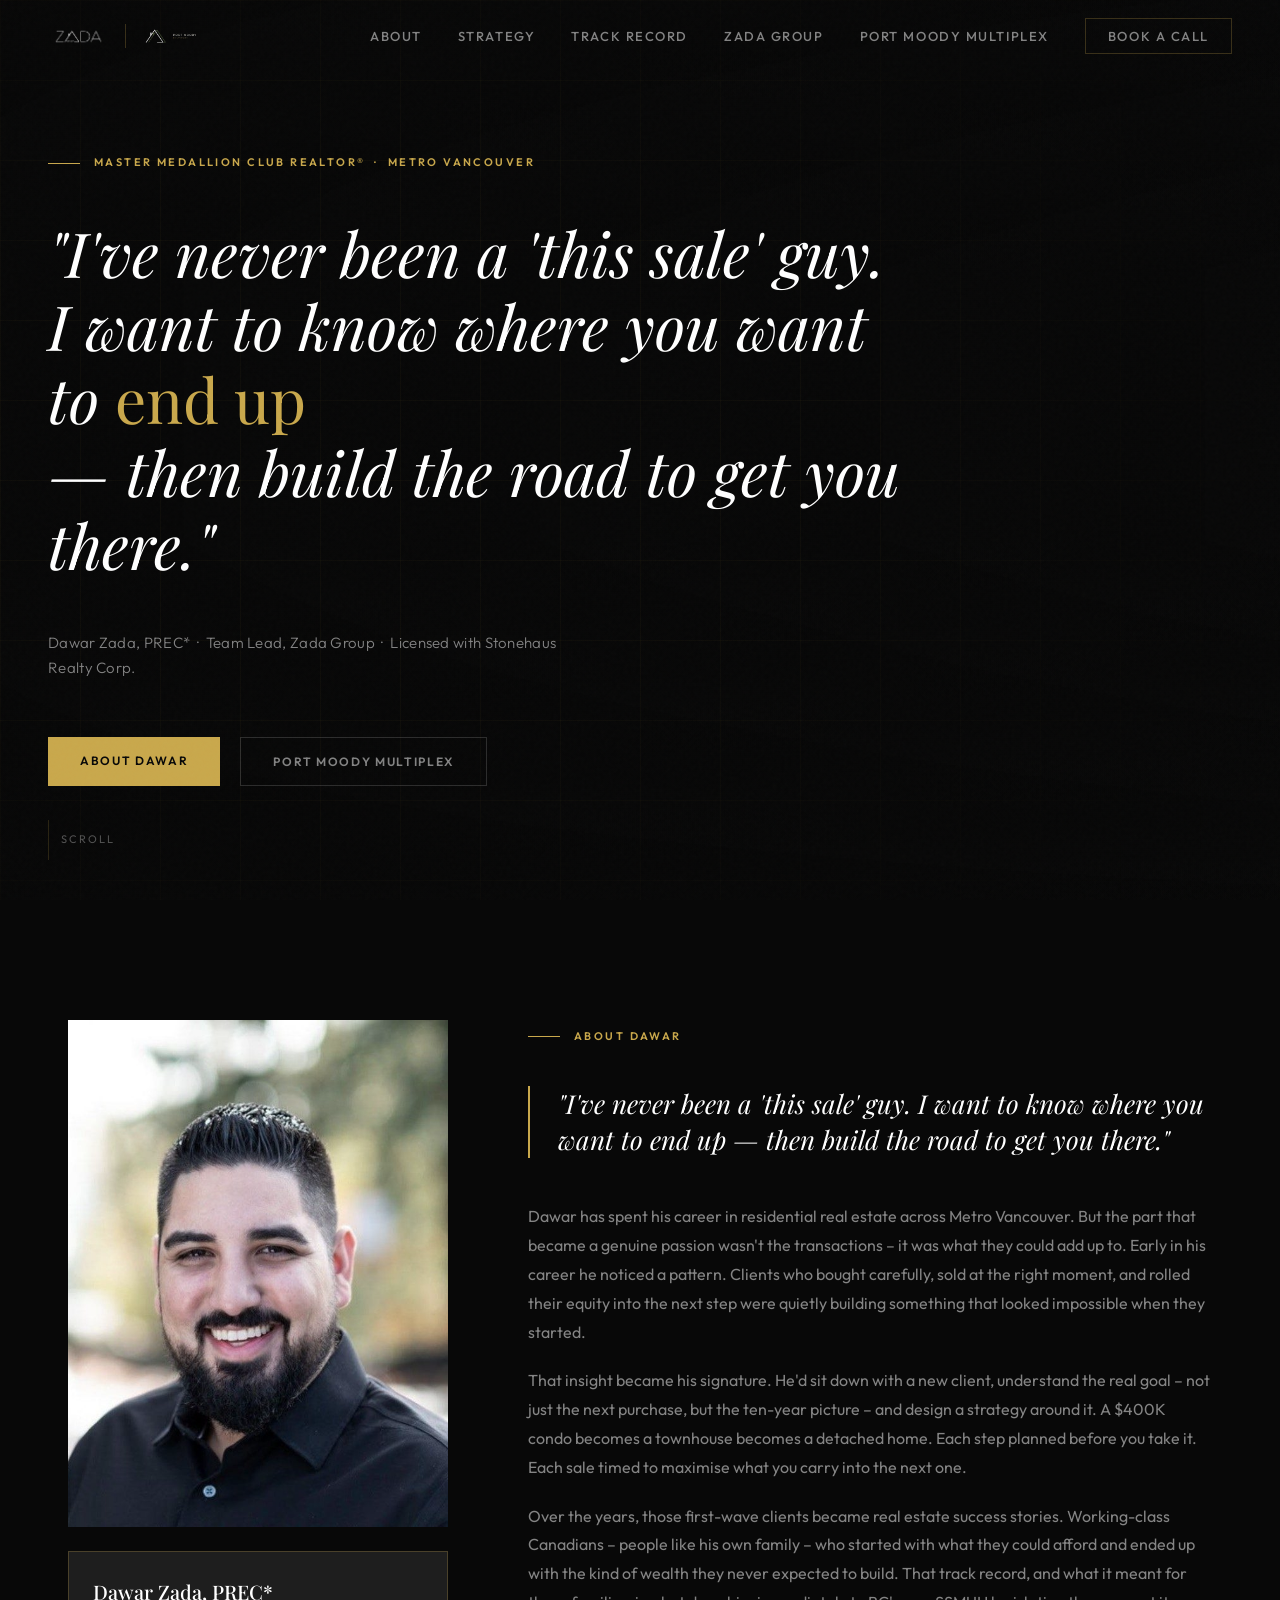
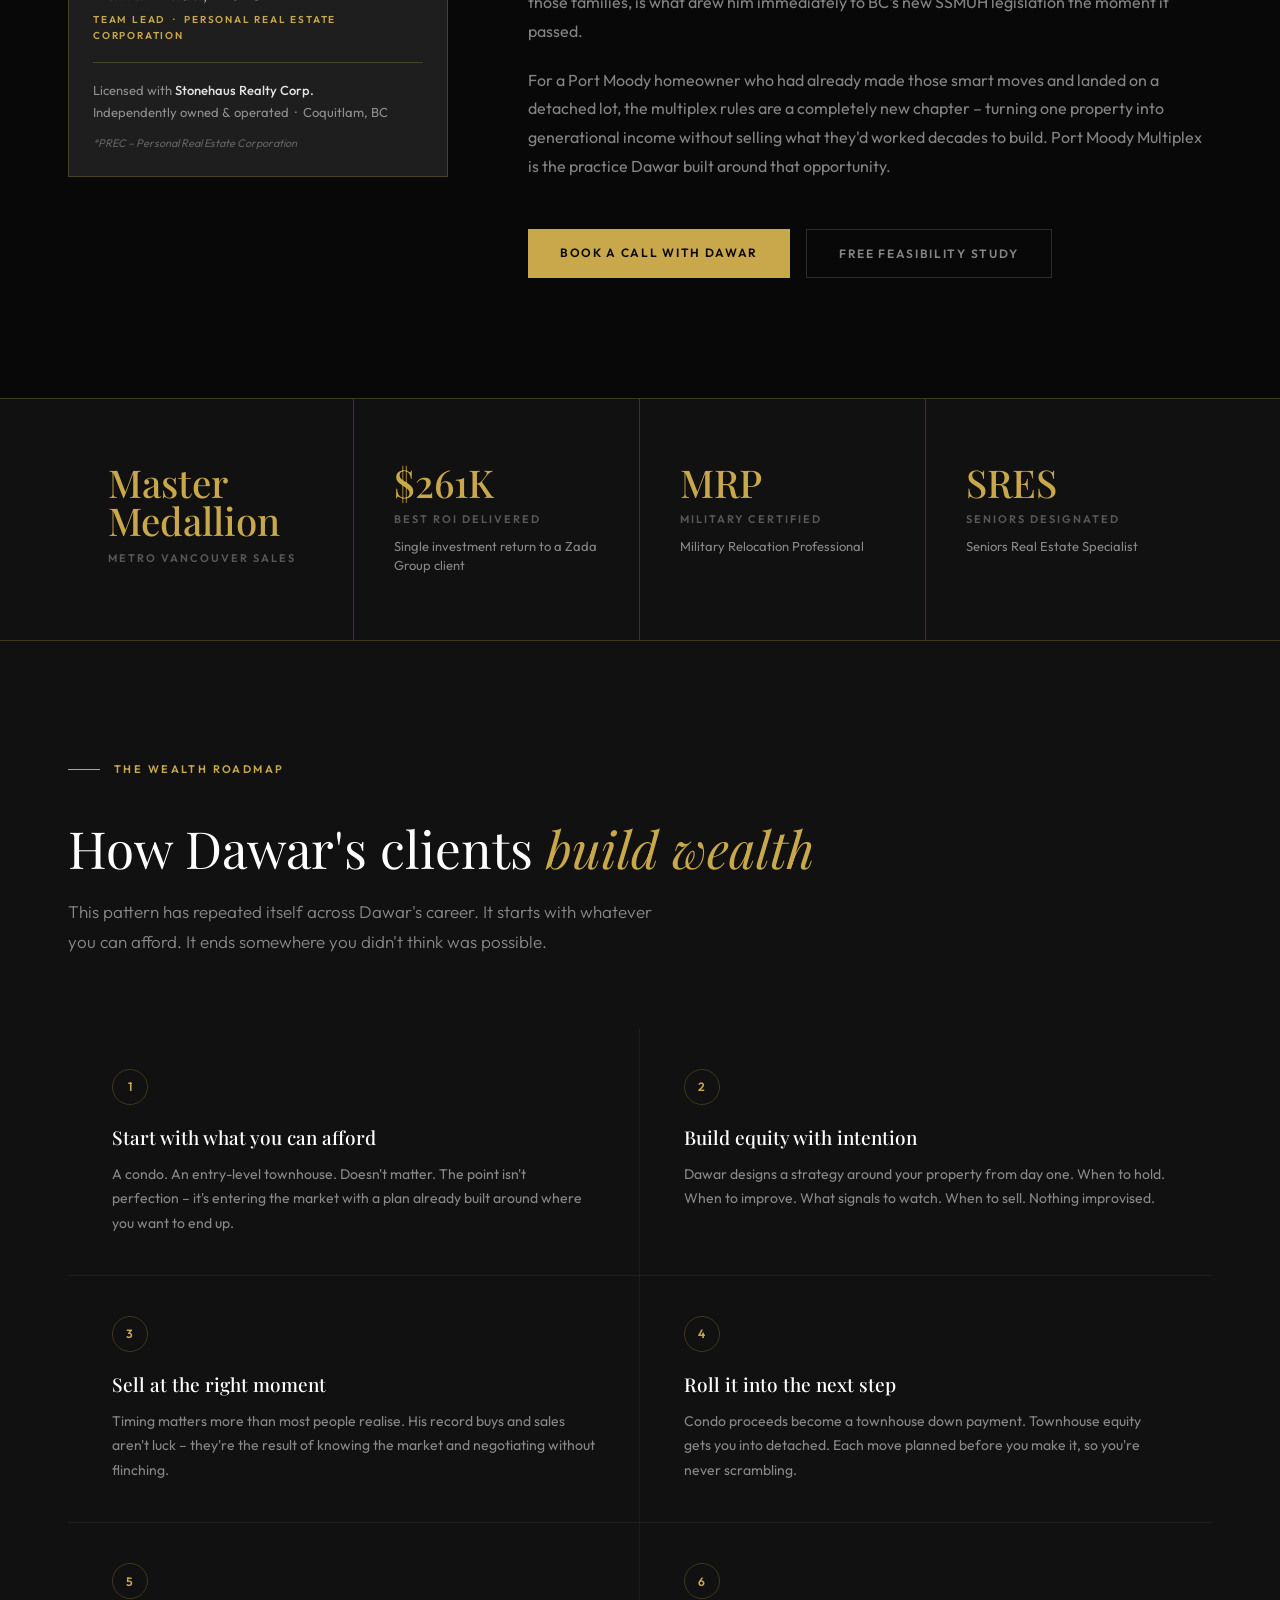
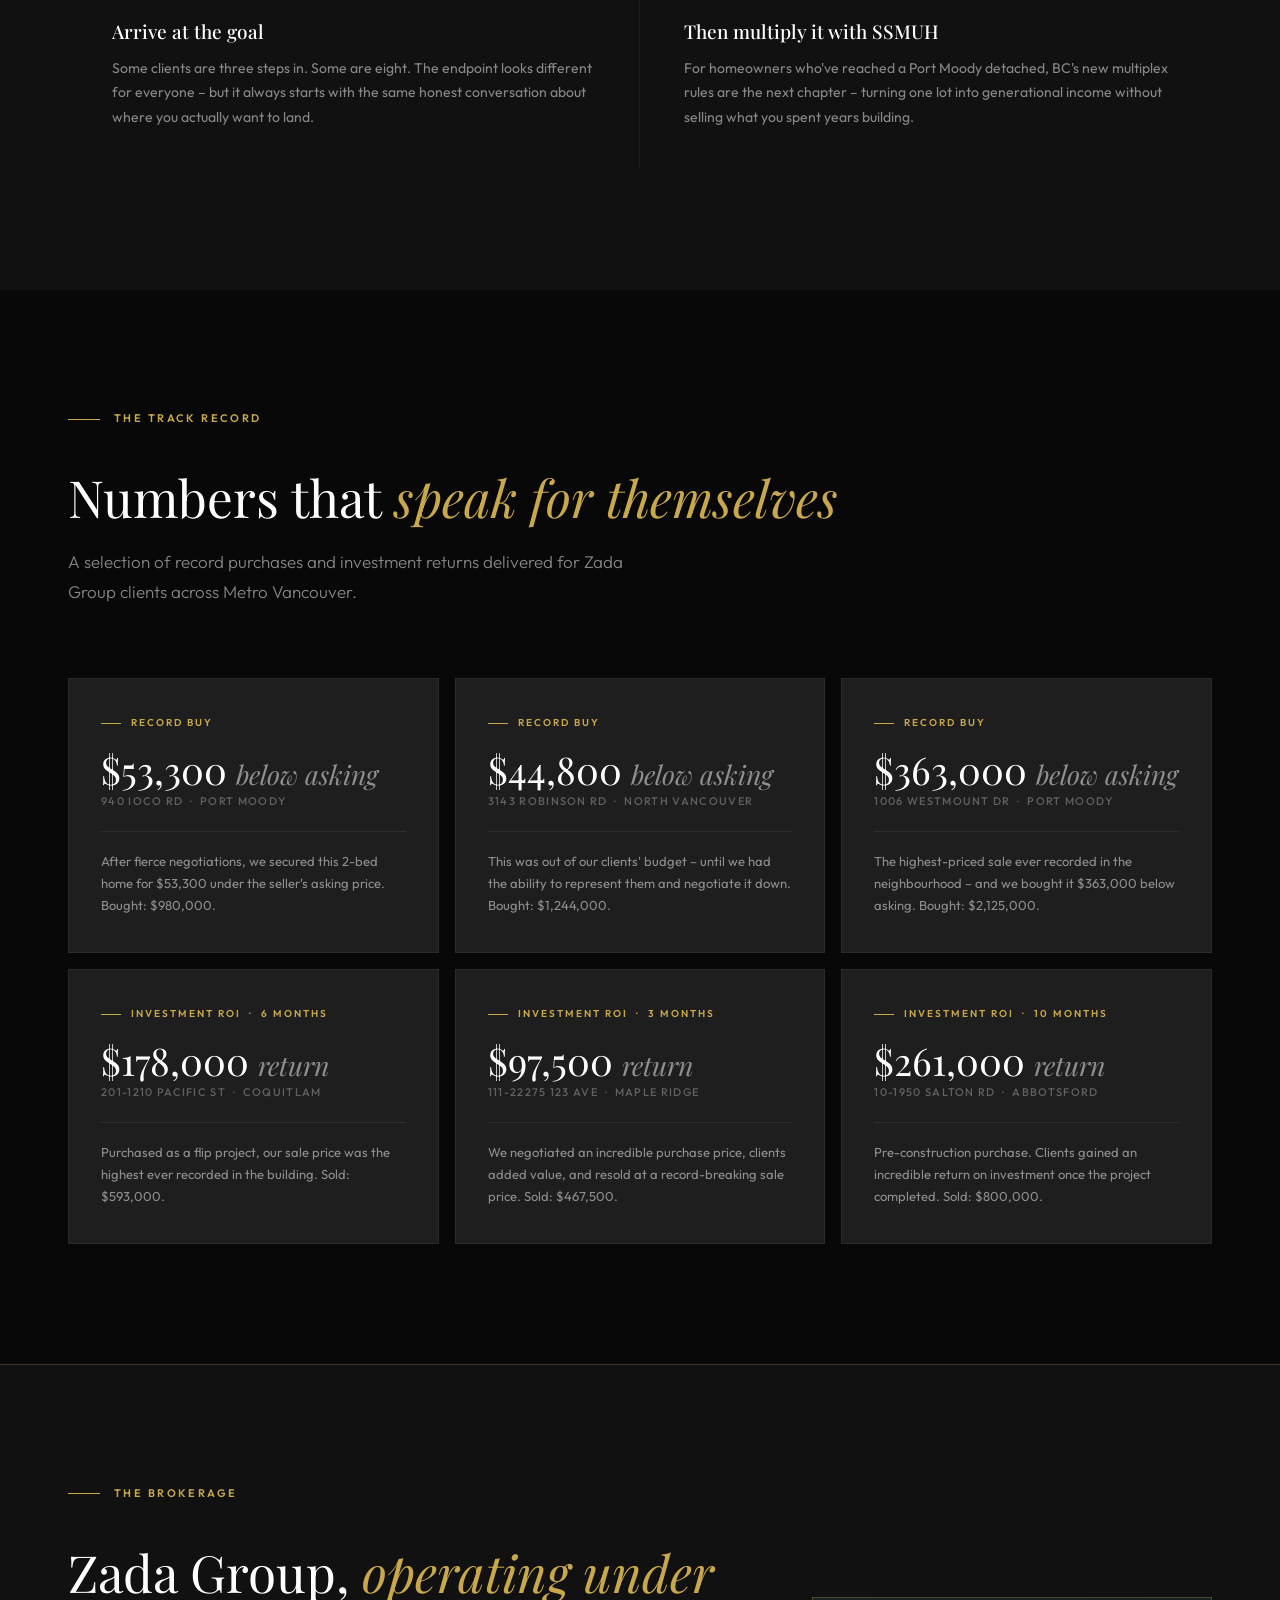
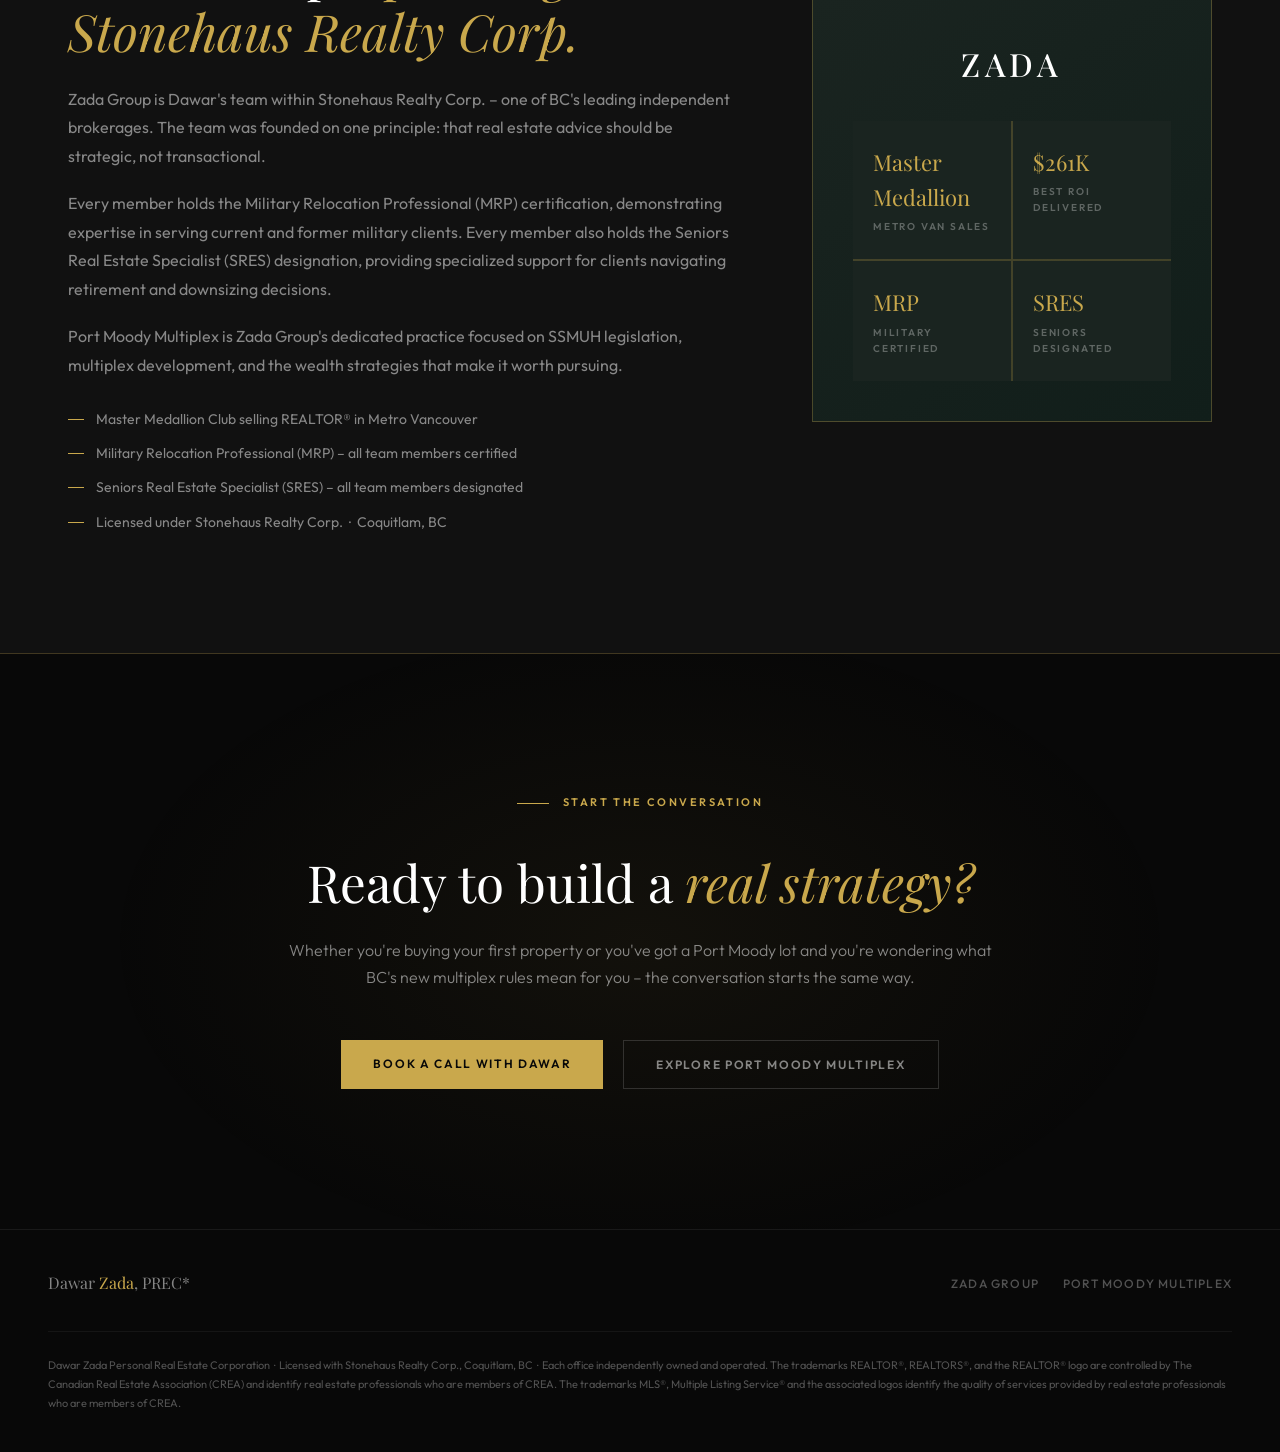
<file: index.html>
<!DOCTYPE html>
<html lang="en">
<head>
<meta charset="UTF-8">
<meta name="viewport" content="width=device-width, initial-scale=1.0">
<title>Dawar Zada, PREC* | Master Medallion Club REALTOR®</title>
<meta name="description" content="Dawar Zada, PREC* is a Master Medallion Club REALTOR® and Team Lead of Zada Group, licensed with Stonehaus Realty Corp. Strategic real estate across Metro Vancouver.">
<link rel="icon" type="image/x-icon" href="[data-uri]">
<link rel="icon" type="image/png" sizes="32x32" href="[data-uri]">
<link rel="apple-touch-icon" sizes="180x180" href="[data-uri]">
<link rel="icon" type="image/png" sizes="192x192" href="[data-uri]">
<link rel="preconnect" href="https://fonts.googleapis.com">
<link rel="preconnect" href="https://fonts.gstatic.com" crossorigin>
<link href="https://fonts.googleapis.com/css2?family=Playfair+Display:ital,wght@0,400;0,500;0,700;1,400;1,600&family=Outfit:wght@300;400;500;600&display=swap" rel="stylesheet">
<style>
  /* ─── TOKENS ─────────────────────────────────────────────── */
  :root {
    --obsidian: #080808;
    --charcoal: #111111;
    --surface: #181818;
    --card: #1e1e1e;
    --card-hover: #252525;
    --gold: #c9a84c;
    --gold-light: #e8cc7a;
    --gold-dim: rgba(201,168,76,0.18);
    --gold-border: rgba(201,168,76,0.25);
    --white: #ffffff;
    --text: rgba(255,255,255,0.88);
    --text-muted: rgba(255,255,255,0.50);
    --text-faint: rgba(255,255,255,0.30);
    --serif: 'Playfair Display', Georgia, serif;
    --sans: 'Outfit', system-ui, sans-serif;
    --ease-out: cubic-bezier(0.16, 1, 0.3, 1);
  }

  /* ─── RESET ──────────────────────────────────────────────── */
  *, *::before, *::after { box-sizing: border-box; margin: 0; padding: 0; }
  html { scroll-behavior: smooth; }
  body {
    background: var(--obsidian);
    color: var(--text);
    font-family: var(--sans);
    font-weight: 400;
    line-height: 1.6;
    overflow-x: hidden;
  }
  img { display: block; max-width: 100%; }
  a { color: inherit; text-decoration: none; }

  /* ─── GRAIN OVERLAY ──────────────────────────────────────── */
  body::before {
    content: '';
    position: fixed;
    inset: 0;
    background-image: url("data:image/svg+xml,%3Csvg viewBox='0 0 256 256' xmlns='http://www.w3.org/2000/svg'%3E%3Cfilter id='noise'%3E%3CfeTurbulence type='fractalNoise' baseFrequency='0.9' numOctaves='4' stitchTiles='stitch'/%3E%3C/filter%3E%3Crect width='100%25' height='100%25' filter='url(%23noise)' opacity='0.04'/%3E%3C/svg%3E");
    pointer-events: none;
    z-index: 1000;
    opacity: 0.45;
  }

  /* ─── NAV ────────────────────────────────────────────────── */
  #nav {
    position: fixed;
    top: 0; left: 0; right: 0;
    z-index: 900;
    padding: 0 48px;
    height: 72px;
    display: flex;
    align-items: center;
    justify-content: space-between;
    transition: background 0.4s, border-color 0.4s;
    border-bottom: 1px solid transparent;
  }
  #nav.scrolled {
    background: rgba(8,8,8,0.92);
    backdrop-filter: blur(20px);
    border-color: var(--gold-border);
  }
  .nav-logo {
    font-family: var(--serif);
    font-size: 18px;
    font-weight: 500;
    letter-spacing: 0.04em;
    color: var(--white);
  }
  .nav-logo span { color: var(--gold); }
  .nav-links {
    display: flex;
    align-items: center;
    gap: 36px;
    list-style: none;
  }
  .nav-links a {
    font-size: 13px;
    font-weight: 500;
    letter-spacing: 0.12em;
    text-transform: uppercase;
    color: var(--text-muted);
    transition: color 0.2s;
  }
  .nav-links a:hover { color: var(--gold); }
  .nav-cta {
    font-size: 12px;
    font-weight: 600;
    letter-spacing: 0.14em;
    text-transform: uppercase;
    color: var(--gold);
    border: 1px solid var(--gold-border);
    padding: 9px 22px;
    transition: background 0.2s, color 0.2s;
  }
  .nav-cta:hover {
    background: var(--gold);
    color: var(--obsidian);
  }
  #burger {
    display: none;
    background: none;
    border: none;
    cursor: pointer;
    flex-direction: column;
    gap: 5px;
    padding: 4px;
  }
  #burger span {
    display: block;
    width: 24px;
    height: 1.5px;
    background: var(--text);
    transition: 0.3s;
  }
  #drawer {
    display: none;
    position: fixed;
    inset: 0;
    background: var(--charcoal);
    z-index: 800;
    flex-direction: column;
    justify-content: center;
    align-items: center;
    gap: 36px;
    transform: translateX(100%);
    transition: transform 0.4s var(--ease-out);
  }
  #drawer.open { transform: translateX(0); }
  #drawer a {
    font-family: var(--serif);
    font-size: 28px;
    color: var(--text);
  }
  #drawer a:hover { color: var(--gold); }
  #drawer-close {
    position: absolute;
    top: 24px; right: 32px;
    background: none;
    border: none;
    color: var(--text-muted);
    font-size: 28px;
    cursor: pointer;
    line-height: 1;
  }

  /* ─── HERO ───────────────────────────────────────────────── */
  #hero {
    min-height: 100vh;
    display: flex;
    align-items: center;
    position: relative;
    overflow: hidden;
    padding: 120px 48px 80px;
  }

  /* Video background */
  .hero-video-wrap {
    position: absolute;
    inset: 0;
    z-index: 0;
    overflow: hidden;
    background: #080808;
  }
  #yt-player {
    position: absolute;
    /* Oversized so the 16:9 iframe fills any viewport */
    top: 50%;
    left: 50%;
    width: 177.78vh;  /* 16/9 * 100vh */
    height: 100vh;
    min-width: 100vw;
    min-height: 56.25vw; /* 9/16 * 100vw */
    transform: translate(-50%, -50%);
    pointer-events: none;
  }
  /* Dark overlay layers */
  .hero-overlay {
    position: absolute;
    inset: 0;
    z-index: 1;
    background:
      linear-gradient(to right, rgba(8,8,8,0.82) 0%, rgba(8,8,8,0.55) 60%, rgba(8,8,8,0.35) 100%),
      linear-gradient(to top, rgba(8,8,8,0.85) 0%, transparent 40%),
      linear-gradient(to bottom, rgba(8,8,8,0.6) 0%, transparent 30%);
  }
  /* Gold grid on top of overlay */
  .hero-grid {
    position: absolute;
    inset: 0;
    z-index: 2;
    background-image:
      linear-gradient(rgba(201,168,76,0.04) 1px, transparent 1px),
      linear-gradient(90deg, rgba(201,168,76,0.04) 1px, transparent 1px);
    background-size: 80px 80px;
    mask-image: radial-gradient(ellipse 80% 80% at 30% 50%, black 40%, transparent 100%);
  }
  .hero-content {
    position: relative;
    max-width: 860px;
  }
  .hero-eyebrow {
    display: flex;
    align-items: center;
    gap: 14px;
    margin-bottom: 44px;
    font-size: 11px;
    font-weight: 600;
    letter-spacing: 0.22em;
    text-transform: uppercase;
    color: var(--gold);
  }
  .hero-eyebrow::before {
    content: '';
    display: block;
    width: 32px;
    height: 1px;
    background: var(--gold);
  }
  .hero-quote {
    font-family: var(--serif);
    font-style: italic;
    font-size: clamp(32px, 5vw, 62px);
    line-height: 1.18;
    font-weight: 400;
    color: var(--white);
    margin-bottom: 48px;
  }
  .hero-quote em {
    font-style: normal;
    color: var(--gold);
  }
  .hero-sub {
    font-size: 15px;
    color: var(--text-muted);
    font-weight: 300;
    letter-spacing: 0.02em;
    line-height: 1.7;
    max-width: 520px;
    margin-bottom: 56px;
  }
  .hero-actions {
    display: flex;
    gap: 20px;
    flex-wrap: wrap;
  }
  .btn-primary {
    font-size: 12px;
    font-weight: 600;
    letter-spacing: 0.14em;
    text-transform: uppercase;
    color: var(--obsidian);
    background: var(--gold);
    padding: 14px 32px;
    transition: opacity 0.2s, transform 0.2s;
  }
  .btn-primary:hover { opacity: 0.88; transform: translateY(-1px); }
  .btn-ghost {
    font-size: 12px;
    font-weight: 600;
    letter-spacing: 0.14em;
    text-transform: uppercase;
    color: var(--text-muted);
    border: 1px solid rgba(255,255,255,0.15);
    padding: 14px 32px;
    transition: border-color 0.2s, color 0.2s;
  }
  .btn-ghost:hover { border-color: var(--gold-border); color: var(--gold); }
  .hero-scroll {
    position: absolute;
    bottom: 40px;
    left: 48px;
    display: flex;
    align-items: center;
    gap: 12px;
    font-size: 11px;
    letter-spacing: 0.18em;
    text-transform: uppercase;
    color: var(--text-faint);
  }
  .hero-scroll::before {
    content: '';
    display: block;
    width: 1px;
    height: 40px;
    background: var(--gold-dim);
    animation: scrollPulse 2s ease-in-out infinite;
  }
  @keyframes scrollPulse {
    0%, 100% { opacity: 0.4; }
    50% { opacity: 1; }
  }

  /* ─── ABOUT ──────────────────────────────────────────────── */
  #about {
    padding: 120px 48px;
    max-width: 1240px;
    margin: 0 auto;
    display: grid;
    grid-template-columns: 380px 1fr;
    gap: 80px;
    align-items: start;
  }
  .about-photo-wrap {
    position: sticky;
    top: 100px;
  }
  .about-photo {
    width: 100%;
    aspect-ratio: 3/4;
    object-fit: cover;
    object-position: top;
    filter: grayscale(20%);
  }
  .about-photo-placeholder {
    width: 100%;
    aspect-ratio: 3/4;
    background: var(--surface);
    display: flex;
    align-items: center;
    justify-content: center;
    color: var(--text-faint);
    font-size: 13px;
    letter-spacing: 0.1em;
  }
  .cred-card {
    margin-top: 24px;
    border: 1px solid var(--gold-border);
    padding: 24px;
    background: var(--card);
  }
  .cred-name {
    font-family: var(--serif);
    font-size: 20px;
    font-weight: 500;
    color: var(--white);
    margin-bottom: 4px;
  }
  .cred-title {
    font-size: 10px;
    font-weight: 600;
    letter-spacing: 0.18em;
    text-transform: uppercase;
    color: var(--gold);
    margin-bottom: 18px;
  }
  .cred-divider {
    height: 1px;
    background: var(--gold-border);
    margin-bottom: 16px;
  }
  .cred-detail {
    font-size: 13px;
    color: var(--text-muted);
    line-height: 1.7;
  }
  .cred-detail strong { color: var(--text); font-weight: 500; }
  .cred-footnote {
    margin-top: 12px;
    font-size: 11px;
    color: var(--text-faint);
    font-style: italic;
  }
  .about-text { padding-top: 8px; }
  .section-eyebrow {
    display: flex;
    align-items: center;
    gap: 14px;
    margin-bottom: 40px;
    font-size: 11px;
    font-weight: 600;
    letter-spacing: 0.22em;
    text-transform: uppercase;
    color: var(--gold);
  }
  .section-eyebrow::before {
    content: '';
    display: block;
    width: 32px;
    height: 1px;
    background: var(--gold);
    flex-shrink: 0;
  }
  .pull-quote {
    font-family: var(--serif);
    font-style: italic;
    font-size: clamp(18px, 2.2vw, 26px);
    line-height: 1.4;
    color: var(--white);
    border-left: 2px solid var(--gold);
    padding-left: 28px;
    margin-bottom: 44px;
  }
  .about-body p {
    font-size: 16px;
    line-height: 1.8;
    color: var(--text-muted);
    margin-bottom: 20px;
  }
  .about-body p:last-child { margin-bottom: 0; }
  .about-actions {
    display: flex;
    gap: 16px;
    flex-wrap: wrap;
    margin-top: 48px;
  }

  /* ─── STATS ──────────────────────────────────────────────── */
  #stats {
    background: var(--charcoal);
    border-top: 1px solid var(--gold-border);
    border-bottom: 1px solid var(--gold-border);
  }
  .stats-grid {
    max-width: 1240px;
    margin: 0 auto;
    padding: 0 48px;
    display: grid;
    grid-template-columns: repeat(4, 1fr);
  }
  .stat-item {
    padding: 64px 40px;
    border-right: 1px solid var(--gold-border);
    position: relative;
  }
  .stat-item:last-child { border-right: none; }
  .stat-number {
    font-family: var(--serif);
    font-size: clamp(28px, 3vw, 42px);
    font-weight: 500;
    color: var(--gold);
    line-height: 1;
    margin-bottom: 10px;
  }
  .stat-label {
    font-size: 11px;
    font-weight: 600;
    letter-spacing: 0.18em;
    text-transform: uppercase;
    color: var(--text-faint);
  }
  .stat-desc {
    font-size: 13px;
    color: var(--text-muted);
    margin-top: 8px;
    line-height: 1.5;
  }

  /* ─── SECTION WRAPPER ────────────────────────────────────── */
  .section {
    padding: 120px 48px;
    max-width: 1240px;
    margin: 0 auto;
  }
  .section-header {
    margin-bottom: 72px;
  }
  .section-title {
    font-family: var(--serif);
    font-size: clamp(32px, 4vw, 52px);
    font-weight: 400;
    color: var(--white);
    line-height: 1.15;
    margin-bottom: 20px;
  }
  .section-title em {
    font-style: italic;
    color: var(--gold);
  }
  .section-intro {
    font-size: 17px;
    color: var(--text-muted);
    font-weight: 300;
    max-width: 600px;
    line-height: 1.75;
  }

  /* ─── WEALTH ROADMAP ─────────────────────────────────────── */
  #roadmap { background: var(--charcoal); }
  #roadmap .section { max-width: 1240px; }
  .roadmap-grid {
    display: grid;
    grid-template-columns: 1fr 1fr;
    gap: 0;
  }
  .roadmap-item {
    padding: 40px 44px;
    border-bottom: 1px solid rgba(255,255,255,0.05);
    border-right: 1px solid rgba(255,255,255,0.05);
    transition: background 0.3s;
    position: relative;
  }
  .roadmap-item:nth-child(even) { border-right: none; }
  .roadmap-item:nth-last-child(-n+2) { border-bottom: none; }
  .roadmap-item:hover { background: rgba(201,168,76,0.04); }
  .roadmap-num {
    width: 36px;
    height: 36px;
    border: 1px solid var(--gold-border);
    border-radius: 50%;
    display: flex;
    align-items: center;
    justify-content: center;
    font-size: 12px;
    font-weight: 600;
    color: var(--gold);
    margin-bottom: 20px;
    letter-spacing: 0.05em;
  }
  .roadmap-title {
    font-family: var(--serif);
    font-size: 19px;
    font-weight: 500;
    color: var(--white);
    margin-bottom: 12px;
    line-height: 1.3;
  }
  .roadmap-body {
    font-size: 14px;
    color: var(--text-muted);
    line-height: 1.75;
  }

  /* ─── TRACK RECORD ───────────────────────────────────────── */
  #results { border-top: 1px solid rgba(255,255,255,0.04); }
  .results-grid {
    display: grid;
    grid-template-columns: repeat(3, 1fr);
    gap: 16px;
  }
  .result-card {
    background: var(--card);
    border: 1px solid rgba(255,255,255,0.06);
    padding: 36px 32px;
    transition: border-color 0.3s, background 0.3s;
    position: relative;
    overflow: hidden;
  }
  .result-card::before {
    content: '';
    position: absolute;
    top: 0; left: 0; right: 0;
    height: 2px;
    background: var(--gold);
    transform: scaleX(0);
    transform-origin: left;
    transition: transform 0.3s var(--ease-out);
  }
  .result-card:hover { border-color: var(--gold-border); background: var(--card-hover); }
  .result-card:hover::before { transform: scaleX(1); }
  .result-tag {
    font-size: 10px;
    font-weight: 600;
    letter-spacing: 0.2em;
    text-transform: uppercase;
    color: var(--gold);
    display: flex;
    align-items: center;
    gap: 10px;
    margin-bottom: 20px;
  }
  .result-tag::before {
    content: '';
    display: block;
    width: 20px;
    height: 1px;
    background: var(--gold);
  }
  .result-number {
    font-family: var(--serif);
    font-size: clamp(26px, 3vw, 38px);
    font-weight: 400;
    color: var(--white);
    line-height: 1;
    margin-bottom: 4px;
  }
  .result-number em { font-style: italic; color: var(--text-muted); font-size: 0.7em; }
  .result-address {
    font-size: 11px;
    font-weight: 500;
    letter-spacing: 0.12em;
    text-transform: uppercase;
    color: var(--text-faint);
    margin-bottom: 20px;
  }
  .result-divider {
    height: 1px;
    background: rgba(255,255,255,0.07);
    margin-bottom: 18px;
  }
  .result-body {
    font-size: 13px;
    color: var(--text-muted);
    line-height: 1.7;
  }

  /* ─── BROKERAGE ──────────────────────────────────────────── */
  #brokerage {
    background: var(--charcoal);
    border-top: 1px solid var(--gold-border);
    border-bottom: 1px solid var(--gold-border);
  }
  .brokerage-inner {
    max-width: 1240px;
    margin: 0 auto;
    padding: 120px 48px;
    display: grid;
    grid-template-columns: 1fr 400px;
    gap: 80px;
    align-items: center;
  }
  .brokerage-text .section-title { margin-bottom: 24px; }
  .brokerage-body {
    font-size: 16px;
    color: var(--text-muted);
    line-height: 1.8;
    margin-bottom: 18px;
  }
  .brokerage-list {
    list-style: none;
    margin-top: 28px;
    display: flex;
    flex-direction: column;
    gap: 12px;
  }
  .brokerage-list li {
    font-size: 14px;
    color: var(--text-muted);
    display: flex;
    align-items: flex-start;
    gap: 12px;
    padding-left: 0;
  }
  .brokerage-list li::before {
    content: '';
    display: block;
    width: 16px;
    height: 1px;
    background: var(--gold);
    flex-shrink: 0;
    margin-top: 11px;
  }
  .brokerage-card {
    background: linear-gradient(145deg, #1a2420, #111e1a);
    border: 1px solid rgba(201,168,76,0.3);
    padding: 40px;
  }
  .brokerage-logo-text {
    font-family: var(--serif);
    font-size: 32px;
    font-weight: 500;
    letter-spacing: 0.15em;
    color: var(--white);
    margin-bottom: 32px;
    text-align: center;
  }
  .brokerage-stats {
    display: grid;
    grid-template-columns: 1fr 1fr;
    gap: 2px;
    background: var(--gold-border);
  }
  .bstat {
    background: #1a2420;
    padding: 24px 20px;
  }
  .bstat-value {
    font-family: var(--serif);
    font-size: 22px;
    color: var(--gold);
    margin-bottom: 4px;
  }
  .bstat-label {
    font-size: 10px;
    font-weight: 600;
    letter-spacing: 0.18em;
    text-transform: uppercase;
    color: var(--text-faint);
  }

  /* ─── CTA ────────────────────────────────────────────────── */
  #cta {
    padding: 140px 48px;
    text-align: center;
    position: relative;
    overflow: hidden;
  }
  #cta::before {
    content: '';
    position: absolute;
    inset: 0;
    background: radial-gradient(ellipse 60% 80% at 50% 50%, rgba(201,168,76,0.06) 0%, transparent 70%);
  }
  .cta-inner { position: relative; max-width: 720px; margin: 0 auto; }
  .cta-title {
    font-family: var(--serif);
    font-size: clamp(30px, 4vw, 52px);
    font-weight: 400;
    color: var(--white);
    line-height: 1.2;
    margin-bottom: 24px;
  }
  .cta-title em { font-style: italic; color: var(--gold); }
  .cta-sub {
    font-size: 16px;
    color: var(--text-muted);
    font-weight: 300;
    margin-bottom: 48px;
    line-height: 1.7;
  }
  .cta-actions {
    display: flex;
    justify-content: center;
    gap: 20px;
    flex-wrap: wrap;
  }

  /* ─── FOOTER ─────────────────────────────────────────────── */
  footer {
    border-top: 1px solid rgba(255,255,255,0.07);
    padding: 40px 48px;
    display: flex;
    align-items: center;
    justify-content: space-between;
    gap: 24px;
    flex-wrap: wrap;
  }
  .footer-logo {
    font-family: var(--serif);
    font-size: 16px;
    color: var(--text-muted);
  }
  .footer-logo span { color: var(--gold); }
  .footer-links {
    display: flex;
    gap: 24px;
    list-style: none;
  }
  .footer-links a {
    font-size: 12px;
    font-weight: 500;
    letter-spacing: 0.1em;
    text-transform: uppercase;
    color: var(--text-faint);
    transition: color 0.2s;
  }
  .footer-links a:hover { color: var(--gold); }
  .footer-legal {
    font-size: 11px;
    color: var(--text-faint);
    line-height: 1.6;
    max-width: 680px;
  }
  .footer-legal-full {
    width: 100%;
    font-size: 11px;
    color: var(--text-faint);
    line-height: 1.7;
    border-top: 1px solid rgba(255,255,255,0.05);
    padding-top: 24px;
    margin-top: 12px;
  }

  /* ─── REVEAL ANIMATIONS ──────────────────────────────────── */
  .reveal {
    opacity: 1;
    transform: none;
    transition: opacity 0.7s var(--ease-out), transform 0.7s var(--ease-out);
  }
  .js-reveal-ready .reveal {
    opacity: 0;
    transform: translateY(28px);
  }
  .js-reveal-ready .reveal.visible {
    opacity: 1;
    transform: translateY(0);
  }
  .reveal-delay-1 { transition-delay: 0.1s; }
  .reveal-delay-2 { transition-delay: 0.2s; }
  .reveal-delay-3 { transition-delay: 0.3s; }
  .reveal-delay-4 { transition-delay: 0.4s; }

  /* ─── RESPONSIVE ─────────────────────────────────────────── */
  @media (max-width: 1024px) {
    #about { grid-template-columns: 1fr; gap: 48px; }
    .about-photo-wrap { position: static; display: grid; grid-template-columns: 260px 1fr; gap: 28px; align-items: start; }
    .brokerage-inner { grid-template-columns: 1fr; }
    .stats-grid { grid-template-columns: repeat(2, 1fr); }
    .stat-item:nth-child(2) { border-right: none; }
    .stat-item:nth-child(1), .stat-item:nth-child(2) { border-bottom: 1px solid var(--gold-border); }
    .results-grid { grid-template-columns: 1fr 1fr; }
  }
  @media (max-width: 768px) {
    #nav { padding: 0 24px; }
    .nav-links, .nav-cta { display: none; }
    #burger { display: flex; }
    #drawer { display: flex; }
    #hero, .section { padding-left: 24px; padding-right: 24px; }
    .hero-scroll { left: 24px; }
    #about { padding-left: 24px; padding-right: 24px; }
    .about-photo-wrap { grid-template-columns: 1fr; }
    .stats-grid { padding: 0 24px; grid-template-columns: 1fr 1fr; }
    .roadmap-grid { grid-template-columns: 1fr; }
    .roadmap-item { border-right: none !important; }
    .results-grid { grid-template-columns: 1fr; }
    .brokerage-inner { padding: 72px 24px; }
    footer { padding: 32px 24px; flex-direction: column; align-items: flex-start; }
    #cta { padding: 100px 24px; }
  }

  /* ─── DUAL LOGO NAV ─────────────────────────────────────── */
  .nav-logo-wrap {
    display: flex;
    align-items: center;
    gap: 16px;
  }
  .nav-logo-link {
    display: flex;
    align-items: center;
    opacity: 0.9;
    transition: opacity 0.2s;
  }
  .nav-logo-link:hover { opacity: 1; }
  .nav-logo-img { display: block; }
  .nav-logo-zada { height: 28px; width: auto; }
  .nav-logo-pmm  { height: 22px; width: auto; }
  .nav-logo-divider {
    width: 1px;
    height: 24px;
    background: var(--gold-border);
    flex-shrink: 0;
  }
  @media (max-width: 600px) {
    .nav-logo-zada { height: 22px; }
    .nav-logo-pmm  { display: none; }
    .nav-logo-divider { display: none; }
  }

</style>
</head>
<body>

<!-- NAV -->
<nav id="nav">
  <div class="nav-logo-wrap">
    <a href="#" class="nav-logo-link">
      <img src="[data-uri]" alt="Zada Group" class="nav-logo-img nav-logo-zada">
    </a>
    <div class="nav-logo-divider"></div>
    <a href="https://www.portmoodymultiplex.ca" target="_blank" rel="noopener" class="nav-logo-link">
      <img src="[data-uri]" alt="Port Moody Multiplex" class="nav-logo-img nav-logo-pmm">
    </a>
  </div>
  <ul class="nav-links">
    <li><a href="#about">About</a></li>
    <li><a href="#roadmap">Strategy</a></li>
    <li><a href="#results">Track Record</a></li>
    <li><a href="https://www.zadagroup.ca" target="_blank" rel="noopener">Zada Group</a></li>
    <li><a href="https://www.portmoodymultiplex.ca" target="_blank" rel="noopener">Port Moody Multiplex</a></li>
    <li><a href="https://calendly.com/dawarzada" target="_blank" rel="noopener" class="nav-cta">Book a Call</a></li>
  </ul>
  <button id="burger" aria-label="Open menu">
    <span></span><span></span><span></span>
  </button>
</nav>

<!-- MOBILE DRAWER -->
<div id="drawer">
  <button id="drawer-close">&times;</button>
  <a href="#about">About</a>
  <a href="#roadmap">Strategy</a>
  <a href="#results">Track Record</a>
  <a href="https://www.zadagroup.ca" target="_blank" rel="noopener">Zada Group</a>
  <a href="https://www.portmoodymultiplex.ca" target="_blank" rel="noopener">Port Moody Multiplex</a>
  <a href="https://calendly.com/dawarzada" target="_blank" rel="noopener" class="btn-primary" style="text-align:center">Book a Call</a>
</div>

<!-- HERO -->
<section id="hero">
  <!-- YouTube video background 2:30–3:30 -->
  <div class="hero-video-wrap">
    <div id="yt-player"></div>
  </div>
  <div class="hero-overlay"></div>
  <div class="hero-grid"></div>
  <div class="hero-content" style="position:relative;z-index:3">
    <div class="hero-eyebrow reveal">Master Medallion Club REALTOR&reg; &nbsp;&middot;&nbsp; Metro Vancouver</div>
    <h1 class="hero-quote reveal reveal-delay-1">
      "I've never been a 'this sale' guy.<br>
      I want to know where you want to <em>end up</em><br>
      &mdash; then build the road to get you there."
    </h1>
    <p class="hero-sub reveal reveal-delay-2">
      Dawar Zada, PREC* &nbsp;&middot;&nbsp; Team Lead, Zada Group &nbsp;&middot;&nbsp; Licensed with Stonehaus Realty Corp.
    </p>
    <div class="hero-actions reveal reveal-delay-3">
      <a href="#about" class="btn-primary">About Dawar</a>
      <a href="https://www.portmoodymultiplex.ca" target="_blank" rel="noopener" class="btn-ghost">Port Moody Multiplex</a>
    </div>
  </div>
  <div class="hero-scroll" style="z-index:3;position:absolute">Scroll</div>
</section>

<!-- ABOUT -->
<section id="about">
  <div class="about-photo-wrap reveal">
    <img src="[data-uri]" alt="Dawar Zada, PREC*" class="about-photo" onerror="this.parentNode.querySelector('.about-photo-placeholder') && this.remove()">
    <div class="cred-card">
      <div class="cred-name">Dawar Zada, PREC*</div>
      <div class="cred-title">Team Lead &nbsp;&middot;&nbsp; Personal Real Estate Corporation</div>
      <div class="cred-divider"></div>
      <div class="cred-detail">
        Licensed with <strong>Stonehaus Realty Corp.</strong><br>
        Independently owned &amp; operated &nbsp;&middot;&nbsp; Coquitlam, BC
      </div>
      <div class="cred-footnote">*PREC &ndash; Personal Real Estate Corporation</div>
    </div>
  </div>
  <div class="about-text">
    <div class="section-eyebrow reveal">About Dawar</div>
    <blockquote class="pull-quote reveal reveal-delay-1">
      "I've never been a 'this sale' guy. I want to know where you want to end up &mdash; then build the road to get you there."
    </blockquote>
    <div class="about-body">
      <p class="reveal reveal-delay-2">Dawar has spent his career in residential real estate across Metro Vancouver. But the part that became a genuine passion wasn't the transactions &ndash; it was what they could add up to. Early in his career he noticed a pattern. Clients who bought carefully, sold at the right moment, and rolled their equity into the next step were quietly building something that looked impossible when they started.</p>
      <p class="reveal reveal-delay-2">That insight became his signature. He'd sit down with a new client, understand the real goal &ndash; not just the next purchase, but the ten-year picture &ndash; and design a strategy around it. A $400K condo becomes a townhouse becomes a detached home. Each step planned before you take it. Each sale timed to maximise what you carry into the next one.</p>
      <p class="reveal reveal-delay-3">Over the years, those first-wave clients became real estate success stories. Working-class Canadians &ndash; people like his own family &ndash; who started with what they could afford and ended up with the kind of wealth they never expected to build. That track record, and what it meant for those families, is what drew him immediately to BC's new SSMUH legislation the moment it passed.</p>
      <p class="reveal reveal-delay-3">For a Port Moody homeowner who had already made those smart moves and landed on a detached lot, the multiplex rules are a completely new chapter &ndash; turning one property into generational income without selling what they'd worked decades to build. Port Moody Multiplex is the practice Dawar built around that opportunity.</p>
    </div>
    <div class="about-actions reveal reveal-delay-4">
      <a href="https://calendly.com/dawarzada" target="_blank" rel="noopener" class="btn-primary">Book a Call with Dawar</a>
      <a href="https://www.portmoodymultiplex.ca/welcome" target="_blank" rel="noopener" class="btn-ghost">Free Feasibility Study</a>
    </div>
  </div>
</section>

<!-- STATS -->
<div id="stats">
  <div class="stats-grid">
    <div class="stat-item reveal">
      <div class="stat-number">Master<br>Medallion</div>
      <div class="stat-label">Metro Vancouver Sales</div>
    </div>
    <div class="stat-item reveal reveal-delay-1">
      <div class="stat-number">$261K</div>
      <div class="stat-label">Best ROI Delivered</div>
      <div class="stat-desc">Single investment return to a Zada Group client</div>
    </div>
    <div class="stat-item reveal reveal-delay-2">
      <div class="stat-number">MRP</div>
      <div class="stat-label">Military Certified</div>
      <div class="stat-desc">Military Relocation Professional</div>
    </div>
    <div class="stat-item reveal reveal-delay-3">
      <div class="stat-number">SRES</div>
      <div class="stat-label">Seniors Designated</div>
      <div class="stat-desc">Seniors Real Estate Specialist</div>
    </div>
  </div>
</div>

<!-- WEALTH ROADMAP -->
<section id="roadmap">
  <div class="section">
    <div class="section-header">
      <div class="section-eyebrow reveal">The Wealth Roadmap</div>
      <h2 class="section-title reveal reveal-delay-1">How Dawar's clients <em>build wealth</em></h2>
      <p class="section-intro reveal reveal-delay-2">This pattern has repeated itself across Dawar's career. It starts with whatever you can afford. It ends somewhere you didn't think was possible.</p>
    </div>
    <div class="roadmap-grid">
      <div class="roadmap-item reveal">
        <div class="roadmap-num">1</div>
        <div class="roadmap-title">Start with what you can afford</div>
        <p class="roadmap-body">A condo. An entry-level townhouse. Doesn't matter. The point isn't perfection &ndash; it's entering the market with a plan already built around where you want to end up.</p>
      </div>
      <div class="roadmap-item reveal reveal-delay-1">
        <div class="roadmap-num">2</div>
        <div class="roadmap-title">Build equity with intention</div>
        <p class="roadmap-body">Dawar designs a strategy around your property from day one. When to hold. When to improve. What signals to watch. When to sell. Nothing improvised.</p>
      </div>
      <div class="roadmap-item reveal reveal-delay-2">
        <div class="roadmap-num">3</div>
        <div class="roadmap-title">Sell at the right moment</div>
        <p class="roadmap-body">Timing matters more than most people realise. His record buys and sales aren't luck &ndash; they're the result of knowing the market and negotiating without flinching.</p>
      </div>
      <div class="roadmap-item reveal reveal-delay-3">
        <div class="roadmap-num">4</div>
        <div class="roadmap-title">Roll it into the next step</div>
        <p class="roadmap-body">Condo proceeds become a townhouse down payment. Townhouse equity gets you into detached. Each move planned before you make it, so you're never scrambling.</p>
      </div>
      <div class="roadmap-item reveal reveal-delay-2">
        <div class="roadmap-num">5</div>
        <div class="roadmap-title">Arrive at the goal</div>
        <p class="roadmap-body">Some clients are three steps in. Some are eight. The endpoint looks different for everyone &ndash; but it always starts with the same honest conversation about where you actually want to land.</p>
      </div>
      <div class="roadmap-item reveal reveal-delay-3">
        <div class="roadmap-num">6</div>
        <div class="roadmap-title">Then multiply it with SSMUH</div>
        <p class="roadmap-body">For homeowners who've reached a Port Moody detached, BC's new multiplex rules are the next chapter &ndash; turning one lot into generational income without selling what you spent years building.</p>
      </div>
    </div>
  </div>
</section>

<!-- TRACK RECORD -->
<section id="results">
  <div class="section">
    <div class="section-header">
      <div class="section-eyebrow reveal">The Track Record</div>
      <h2 class="section-title reveal reveal-delay-1">Numbers that <em>speak for themselves</em></h2>
      <p class="section-intro reveal reveal-delay-2">A selection of record purchases and investment returns delivered for Zada Group clients across Metro Vancouver.</p>
    </div>
    <div class="results-grid">
      <div class="result-card reveal">
        <div class="result-tag">Record Buy</div>
        <div class="result-number">$53,300 <em>below asking</em></div>
        <div class="result-address">940 Ioco Rd &nbsp;&middot;&nbsp; Port Moody</div>
        <div class="result-divider"></div>
        <p class="result-body">After fierce negotiations, we secured this 2-bed home for $53,300 under the seller's asking price. Bought: $980,000.</p>
      </div>
      <div class="result-card reveal reveal-delay-1">
        <div class="result-tag">Record Buy</div>
        <div class="result-number">$44,800 <em>below asking</em></div>
        <div class="result-address">3143 Robinson Rd &nbsp;&middot;&nbsp; North Vancouver</div>
        <div class="result-divider"></div>
        <p class="result-body">This was out of our clients' budget &ndash; until we had the ability to represent them and negotiate it down. Bought: $1,244,000.</p>
      </div>
      <div class="result-card reveal reveal-delay-2">
        <div class="result-tag">Record Buy</div>
        <div class="result-number">$363,000 <em>below asking</em></div>
        <div class="result-address">1006 Westmount Dr &nbsp;&middot;&nbsp; Port Moody</div>
        <div class="result-divider"></div>
        <p class="result-body">The highest-priced sale ever recorded in the neighbourhood &ndash; and we bought it $363,000 below asking. Bought: $2,125,000.</p>
      </div>
      <div class="result-card reveal reveal-delay-1">
        <div class="result-tag">Investment ROI &nbsp;&middot;&nbsp; 6 Months</div>
        <div class="result-number">$178,000 <em>return</em></div>
        <div class="result-address">201-1210 Pacific St &nbsp;&middot;&nbsp; Coquitlam</div>
        <div class="result-divider"></div>
        <p class="result-body">Purchased as a flip project, our sale price was the highest ever recorded in the building. Sold: $593,000.</p>
      </div>
      <div class="result-card reveal reveal-delay-2">
        <div class="result-tag">Investment ROI &nbsp;&middot;&nbsp; 3 Months</div>
        <div class="result-number">$97,500 <em>return</em></div>
        <div class="result-address">111-22275 123 Ave &nbsp;&middot;&nbsp; Maple Ridge</div>
        <div class="result-divider"></div>
        <p class="result-body">We negotiated an incredible purchase price, clients added value, and resold at a record-breaking sale price. Sold: $467,500.</p>
      </div>
      <div class="result-card reveal reveal-delay-3">
        <div class="result-tag">Investment ROI &nbsp;&middot;&nbsp; 10 Months</div>
        <div class="result-number">$261,000 <em>return</em></div>
        <div class="result-address">10-1950 Salton Rd &nbsp;&middot;&nbsp; Abbotsford</div>
        <div class="result-divider"></div>
        <p class="result-body">Pre-construction purchase. Clients gained an incredible return on investment once the project completed. Sold: $800,000.</p>
      </div>
    </div>
  </div>
</section>

<!-- BROKERAGE -->
<section id="brokerage">
  <div class="brokerage-inner">
    <div class="brokerage-text">
      <div class="section-eyebrow reveal">The Brokerage</div>
      <h2 class="section-title reveal reveal-delay-1">Zada Group, <em>operating under Stonehaus Realty Corp.</em></h2>
      <p class="brokerage-body reveal reveal-delay-2">Zada Group is Dawar's team within Stonehaus Realty Corp. &ndash; one of BC's leading independent brokerages. The team was founded on one principle: that real estate advice should be strategic, not transactional.</p>
      <p class="brokerage-body reveal reveal-delay-2">Every member holds the Military Relocation Professional (MRP) certification, demonstrating expertise in serving current and former military clients. Every member also holds the Seniors Real Estate Specialist (SRES) designation, providing specialized support for clients navigating retirement and downsizing decisions.</p>
      <p class="brokerage-body reveal reveal-delay-3">Port Moody Multiplex is Zada Group's dedicated practice focused on SSMUH legislation, multiplex development, and the wealth strategies that make it worth pursuing.</p>
      <ul class="brokerage-list reveal reveal-delay-3">
        <li>Master Medallion Club selling REALTOR&reg; in Metro Vancouver</li>
        <li>Military Relocation Professional (MRP) &ndash; all team members certified</li>
        <li>Seniors Real Estate Specialist (SRES) &ndash; all team members designated</li>
        <li>Licensed under Stonehaus Realty Corp. &nbsp;&middot;&nbsp; Coquitlam, BC</li>
      </ul>
    </div>
    <div class="reveal reveal-delay-2">
      <div class="brokerage-card">
        <div class="brokerage-logo-text">ZADA</div>
        <div class="brokerage-stats">
          <div class="bstat">
            <div class="bstat-value">Master<br>Medallion</div>
            <div class="bstat-label">Metro Van Sales</div>
          </div>
          <div class="bstat">
            <div class="bstat-value">$261K</div>
            <div class="bstat-label">Best ROI Delivered</div>
          </div>
          <div class="bstat">
            <div class="bstat-value">MRP</div>
            <div class="bstat-label">Military Certified</div>
          </div>
          <div class="bstat">
            <div class="bstat-value">SRES</div>
            <div class="bstat-label">Seniors Designated</div>
          </div>
        </div>
      </div>
    </div>
  </div>
</section>

<!-- CTA -->
<section id="cta">
  <div class="cta-inner">
    <div class="section-eyebrow reveal" style="justify-content:center">Start the conversation</div>
    <h2 class="cta-title reveal reveal-delay-1">Ready to build a <em>real strategy?</em></h2>
    <p class="cta-sub reveal reveal-delay-2">Whether you're buying your first property or you've got a Port Moody lot and you're wondering what BC's new multiplex rules mean for you &ndash; the conversation starts the same way.</p>
    <div class="cta-actions reveal reveal-delay-3">
      <a href="https://calendly.com/dawarzada" target="_blank" rel="noopener" class="btn-primary">Book a Call with Dawar</a>
      <a href="https://www.portmoodymultiplex.ca" target="_blank" rel="noopener" class="btn-ghost">Explore Port Moody Multiplex</a>
    </div>
  </div>
</section>

<!-- FOOTER -->
<footer>
  <div class="footer-logo">Dawar <span>Zada</span>, PREC*</div>
  <ul class="footer-links">
    <li><a href="https://www.zadagroup.ca" target="_blank" rel="noopener">Zada Group</a></li>
    <li><a href="https://www.portmoodymultiplex.ca" target="_blank" rel="noopener">Port Moody Multiplex</a></li>
  </ul>
  <div class="footer-legal-full">
    Dawar Zada Personal Real Estate Corporation &nbsp;&middot;&nbsp; Licensed with Stonehaus Realty Corp., Coquitlam, BC &nbsp;&middot;&nbsp; Each office independently owned and operated. The trademarks REALTOR&reg;, REALTORS&reg;, and the REALTOR&reg; logo are controlled by The Canadian Real Estate Association (CREA) and identify real estate professionals who are members of CREA. The trademarks MLS&reg;, Multiple Listing Service&reg; and the associated logos identify the quality of services provided by real estate professionals who are members of CREA.
  </div>
</footer>

<script>
// ─── NAV SCROLL ──────────────────────────────────────────
const nav = document.getElementById('nav');
window.addEventListener('scroll', () => {
  nav.classList.toggle('scrolled', window.scrollY > 40);
}, { passive: true });

// ─── MOBILE DRAWER ───────────────────────────────────────
const burger = document.getElementById('burger');
const drawer = document.getElementById('drawer');
const drawerClose = document.getElementById('drawer-close');

burger.addEventListener('click', () => {
  drawer.classList.add('open');
  document.body.style.overflow = 'hidden';
});
drawerClose.addEventListener('click', () => {
  drawer.classList.remove('open');
  document.body.style.overflow = '';
});
drawer.querySelectorAll('a').forEach(a => {
  a.addEventListener('click', () => {
    drawer.classList.remove('open');
    document.body.style.overflow = '';
  });
});

// ─── SCROLL REVEAL ───────────────────────────────────────
function initReveal() {
  document.documentElement.classList.add('js-reveal-ready');
  const els = document.querySelectorAll('.reveal');
  const observer = new IntersectionObserver((entries) => {
    entries.forEach(e => {
      if (e.isIntersecting) e.target.classList.add('visible');
    });
  }, { threshold: 0.12, rootMargin: '0px 0px -40px 0px' });
  els.forEach(el => observer.observe(el));
}

if (document.readyState === 'loading') {
  document.addEventListener('DOMContentLoaded', initReveal);
} else {
  initReveal();
}

// Fallback: ensure visible if JS reveal doesn't fire
setTimeout(() => {
  document.querySelectorAll('.reveal:not(.visible)').forEach(el => el.classList.add('visible'));
}, 2500);
</script>
<!-- YouTube IFrame API -->
<script>
  var YT_START = 150; // 2:30
  var YT_END   = 210; // 3:30
  var ytPlayer;
  var ytTimer;

  function onYouTubeIframeAPIReady() {
    ytPlayer = new YT.Player('yt-player', {
      videoId: 'omGB5_0i8iI',
      playerVars: {
        autoplay: 1,
        mute: 1,
        controls: 0,
        disablekb: 1,
        fs: 0,
        iv_load_policy: 3,
        loop: 0,          // we handle looping manually to enforce clip bounds
        modestbranding: 1,
        playsinline: 1,
        rel: 0,
        showinfo: 0,
        start: YT_START,
        end: YT_END
      },
      events: {
        onReady: function(e) {
          e.target.setVolume(0);
          e.target.playVideo();
          startLoopTimer();
        },
        onStateChange: function(e) {
          // YT.PlayerState.ENDED = 0
          if (e.data === 0) {
            e.target.seekTo(YT_START, true);
            e.target.playVideo();
          }
        }
      }
    });
  }

  // Belt-and-suspenders loop enforcer
  function startLoopTimer() {
    clearInterval(ytTimer);
    ytTimer = setInterval(function() {
      if (!ytPlayer || typeof ytPlayer.getCurrentTime !== 'function') return;
      var t = ytPlayer.getCurrentTime();
      if (t >= YT_END || t < YT_START - 1) {
        ytPlayer.seekTo(YT_START, true);
        ytPlayer.playVideo();
      }
    }, 800);
  }

  // Load YT API async
  (function() {
    var tag = document.createElement('script');
    tag.src = 'https://www.youtube.com/iframe_api';
    document.head.appendChild(tag);
  })();
</script>

</body>
</html>
</file>
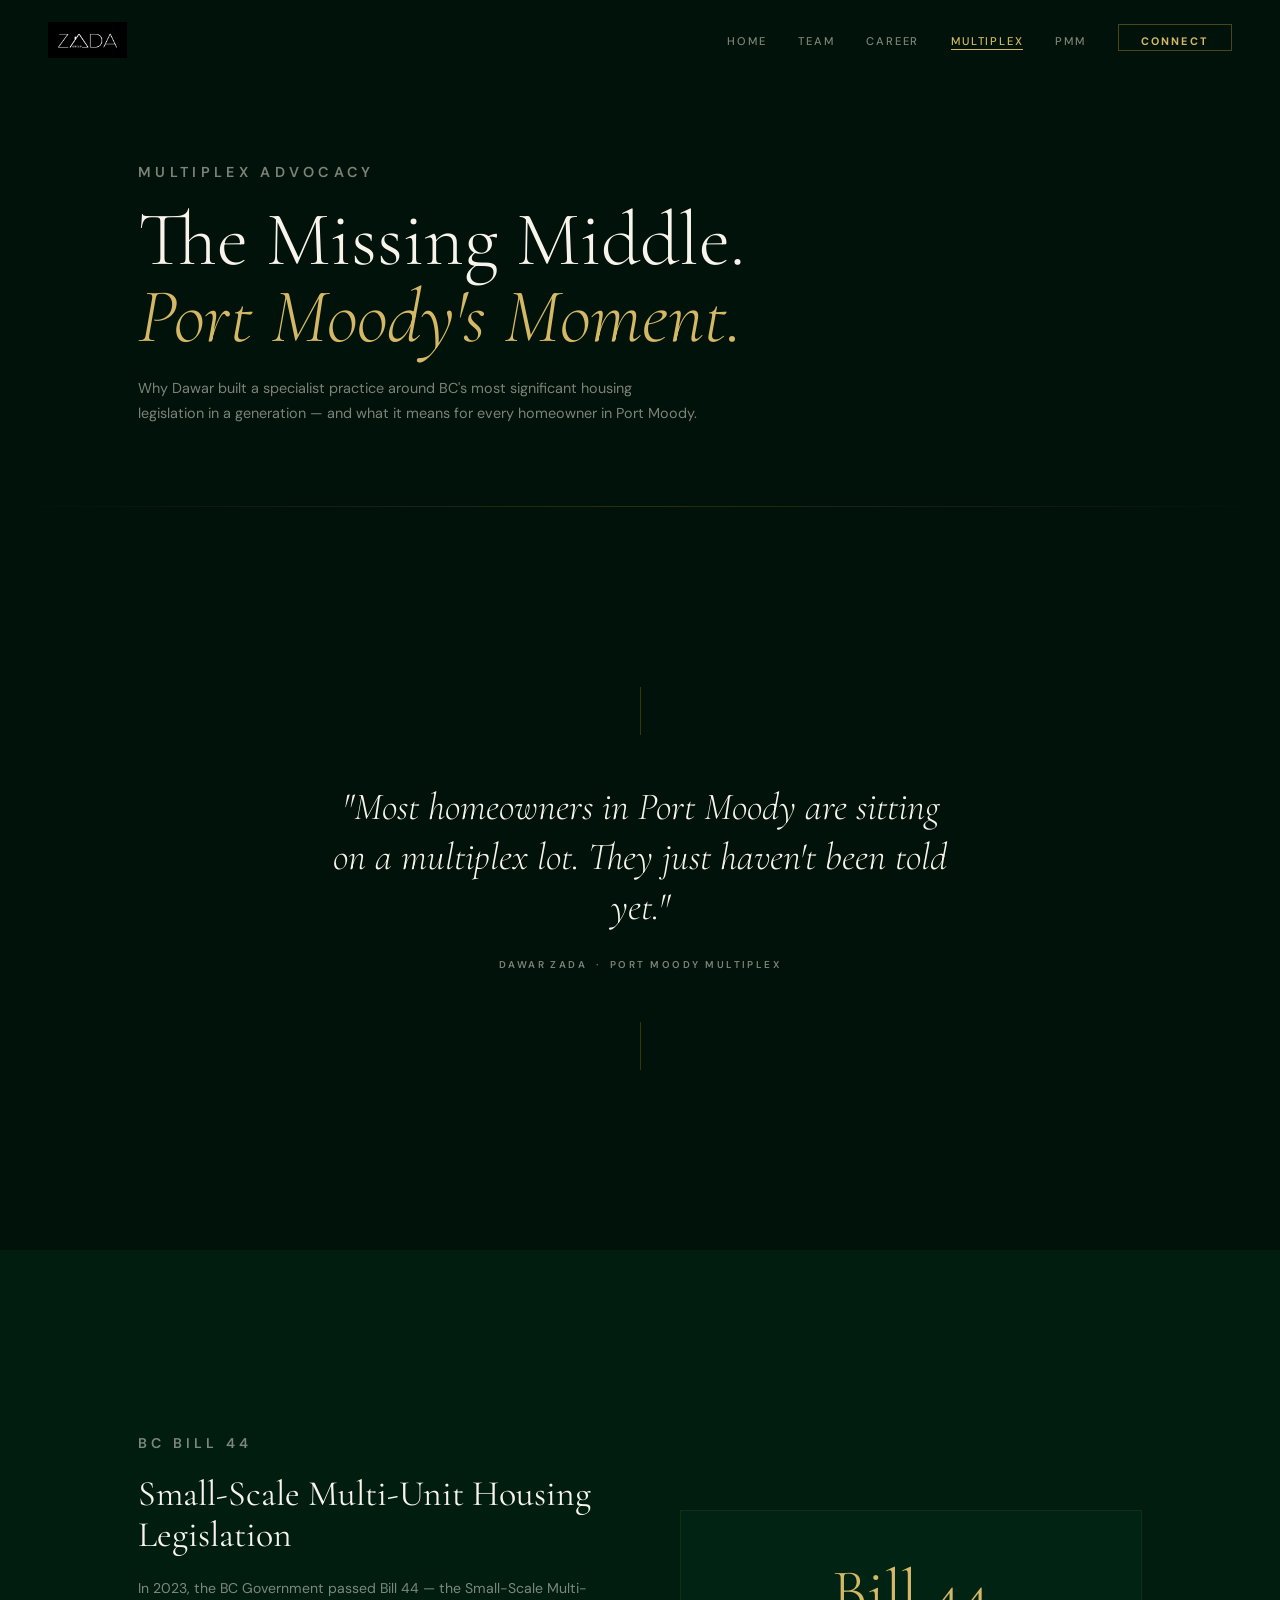
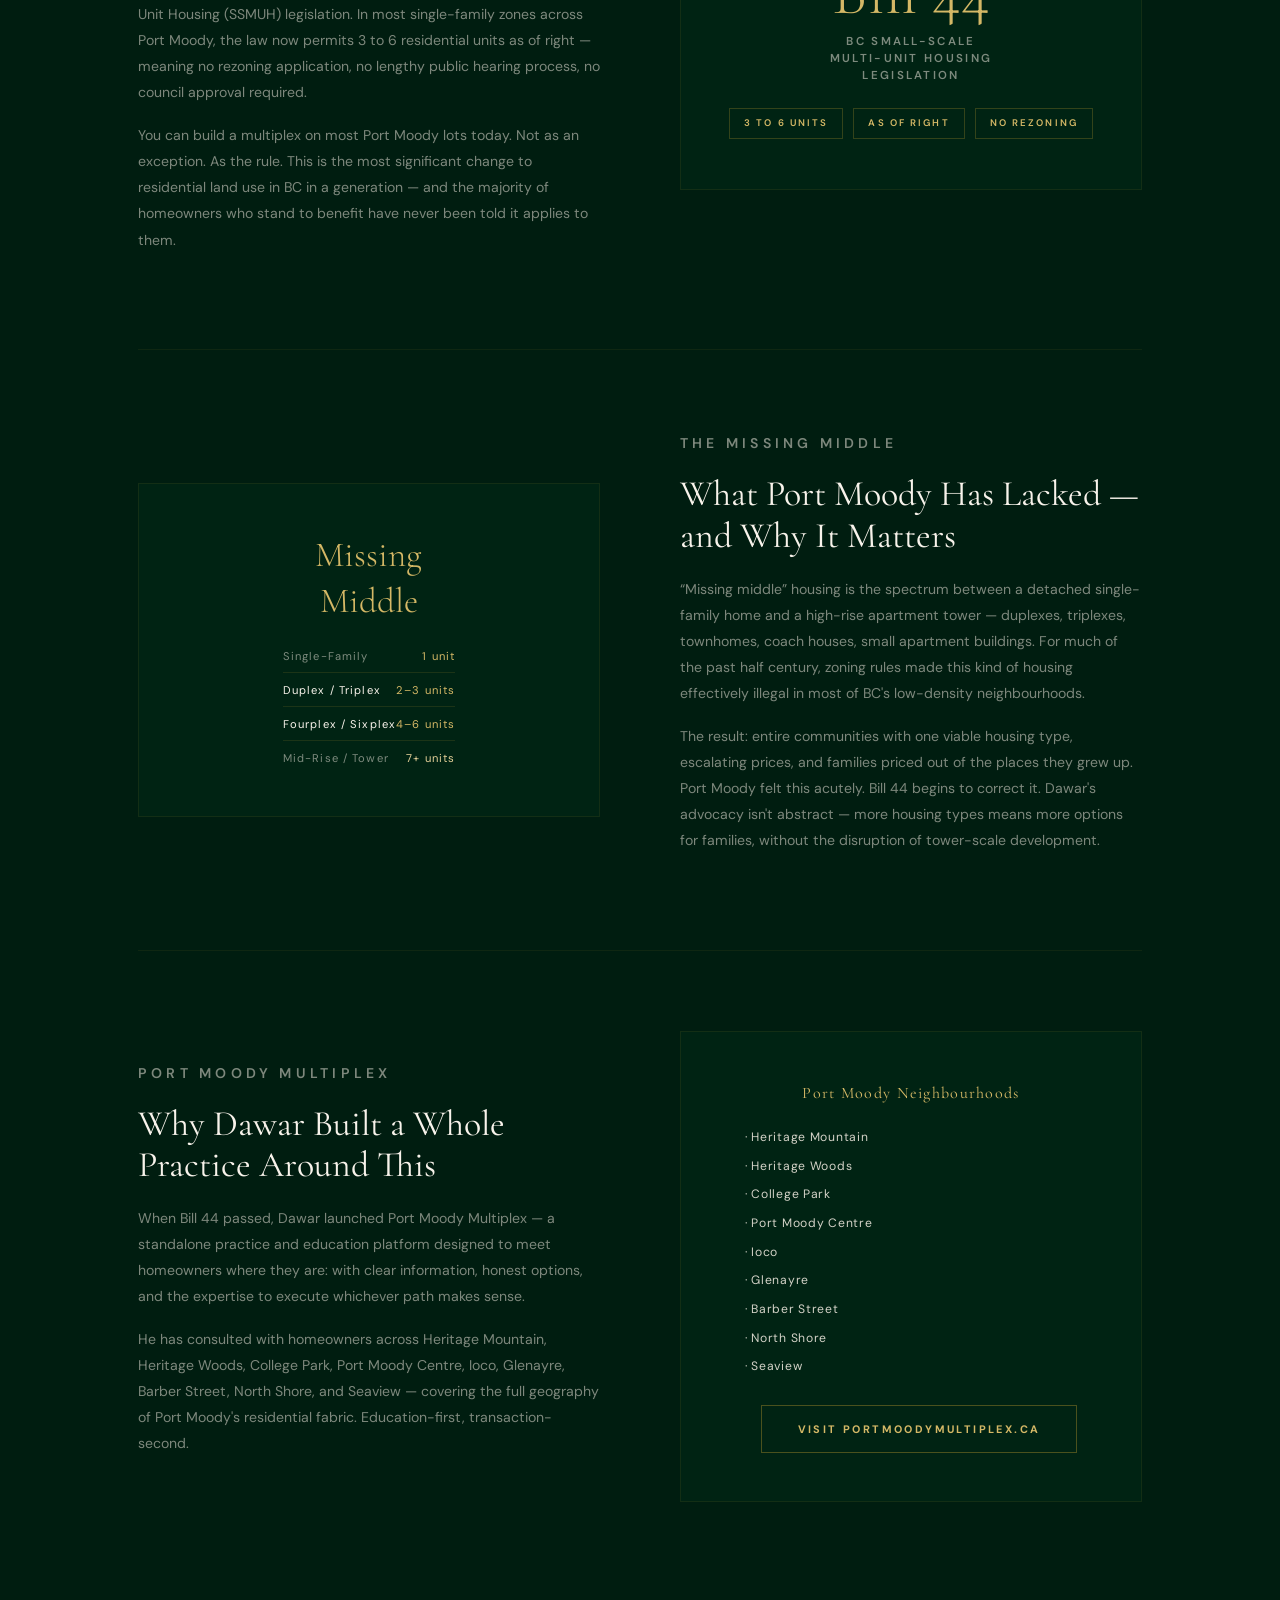
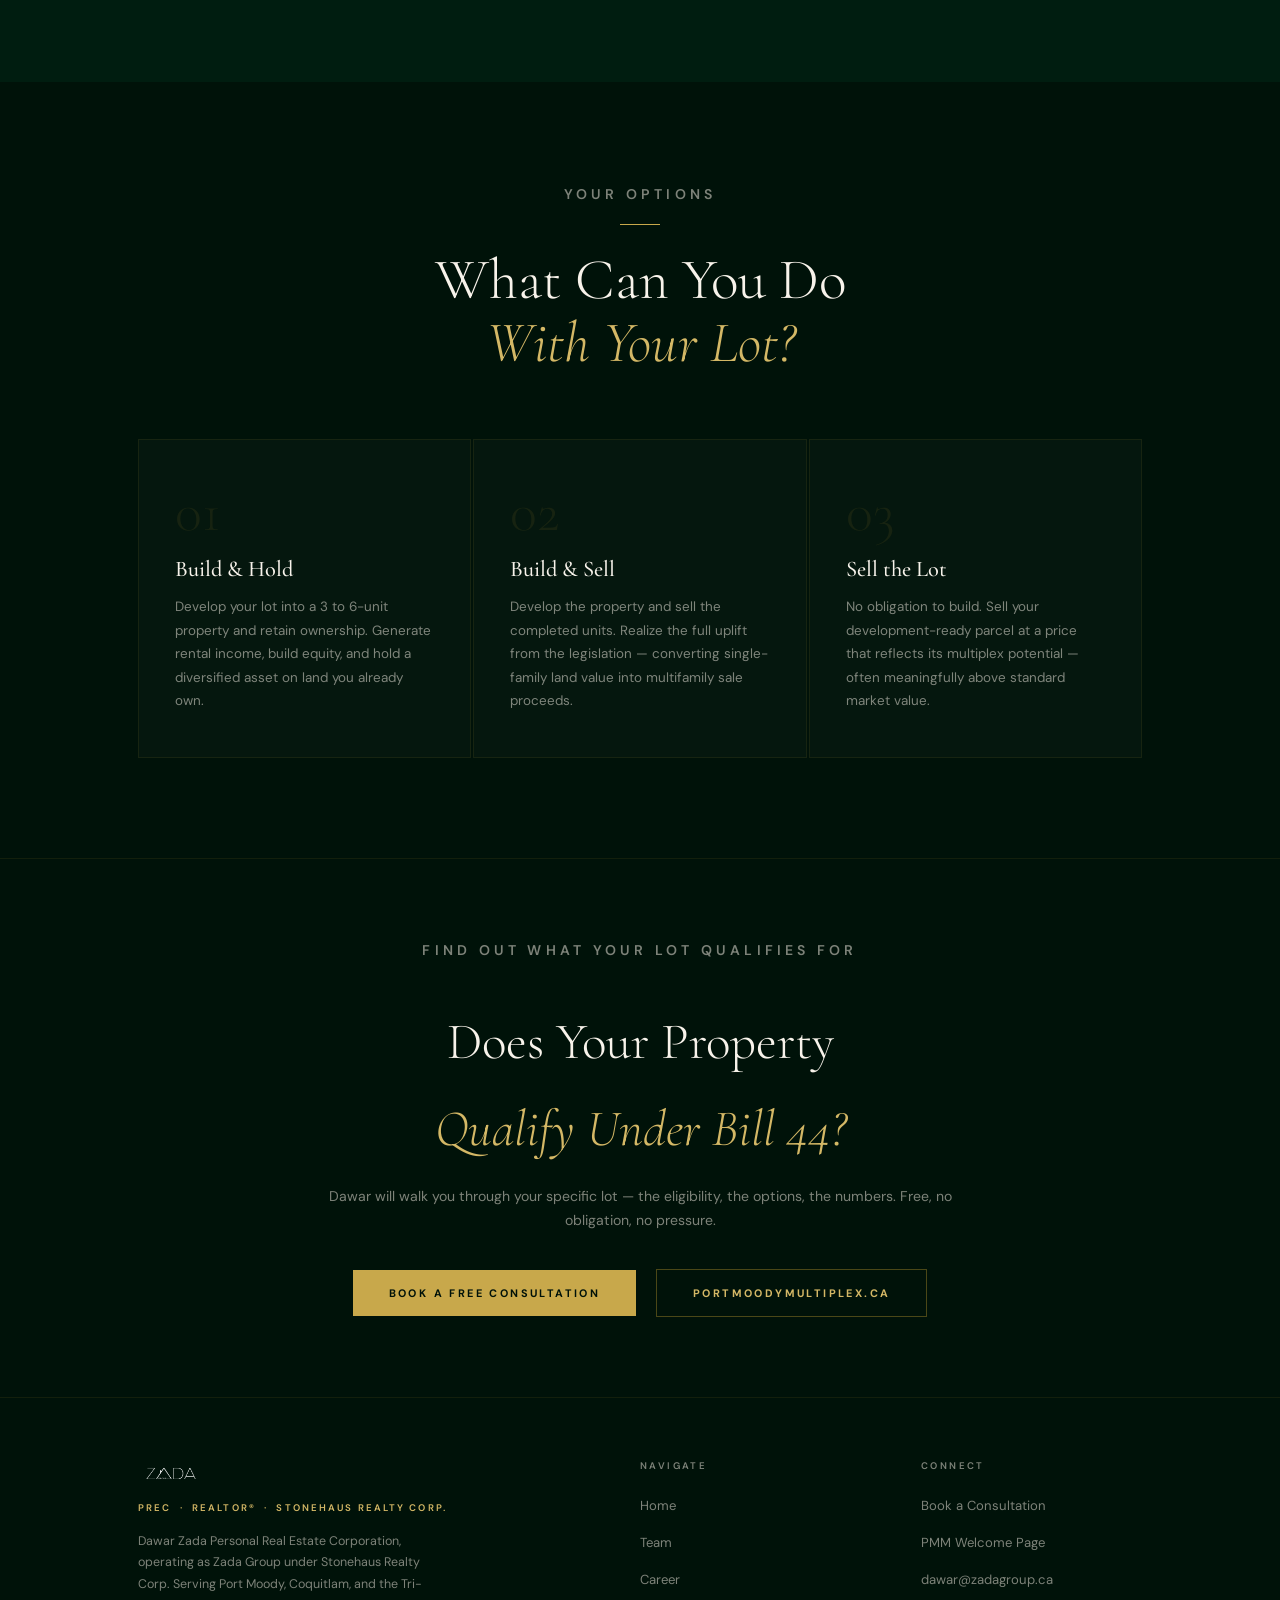
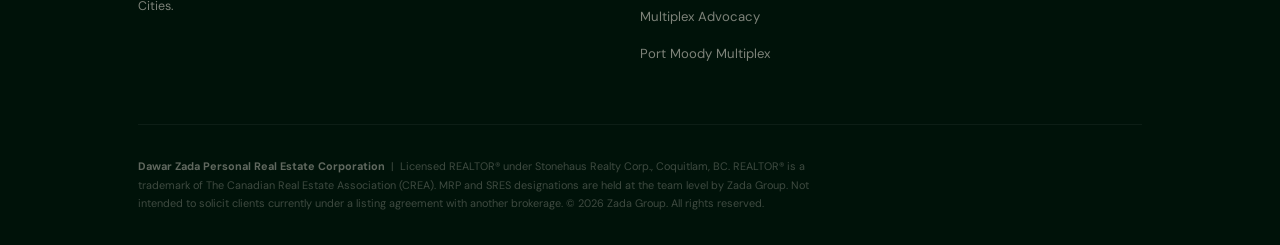
<file: advocacy.html>
<!DOCTYPE html>
<html lang="en">
<head>
  <meta charset="UTF-8">
  <meta name="viewport" content="width=device-width, initial-scale=1.0">
  <title>Multiplex &amp; Missing Middle | Dawar Zada &nbsp;·&nbsp; dawarzada.ca</title>
  <link rel="canonical" href="https://dawarzada.ca/advocacy.html">
  <link rel="stylesheet" href="css/style.css">
</head>
<body>
  <nav class="site-nav" aria-label="Main navigation">
    <a href="index.html" class="nav-logo">
      <img src="[data-uri]" alt="Zada Group">
    </a>
    <ul class="nav-links">
      <li><a href="index.html">Home</a></li>
      <li><a href="team.html" >Team</a></li>
      <li><a href="career.html" >Career</a></li>
      <li><a href="advocacy.html" class="active">Multiplex</a></li>
      <li><a href="https://portmoodymultiplex.ca" target="_blank" rel="noopener">PMM</a></li>
      <li><a href="career.html#connect" class="nav-cta">Connect</a></li>
    </ul>
    <button class="nav-hamburger" aria-label="Open menu" aria-expanded="false">
      <span></span><span></span><span></span>
    </button>
  </nav>
  <nav class="nav-drawer" aria-label="Mobile navigation">
    <a href="index.html">Home</a>
    <a href="team.html">Team</a>
    <a href="career.html">Career</a>
    <a href="advocacy.html">Multiplex Advocacy</a>
    <a href="https://portmoodymultiplex.ca" target="_blank" rel="noopener">Port Moody Multiplex</a>
    <a href="career.html#connect" class="drawer-cta">Connect with Dawar</a>
  </nav>

  <header class="page-header">
    <div class="container">
      <p class="eyebrow reveal">Multiplex Advocacy</p>
      <h1 class="reveal">The Missing Middle.<br><em>Port Moody's Moment.</em></h1>
      <p class="reveal">Why Dawar built a specialist practice around BC's most significant housing legislation in a generation — and what it means for every homeowner in Port Moody.</p>
    </div>
  </header>

    <!-- ADVOCACY PAGE CONTENT -->
  <section class="section-deeper">
    <div class="container-narrow">
      <div class="pull-quote reveal">
        <blockquote>"Most homeowners in Port Moody are sitting on a multiplex lot. They just haven&apos;t been told yet."</blockquote>
        <cite>Dawar Zada &nbsp;&middot;&nbsp; Port Moody Multiplex</cite>
      </div>
    </div>
  </section>
  <section class="section-dark">
    <div class="container">
      <div class="advocacy-feature">
        <div class="advocacy-feature-text reveal">
          <p class="eyebrow">BC Bill 44</p>
          <h3>Small-Scale Multi-Unit Housing Legislation</h3>
          <p>In 2023, the BC Government passed Bill 44 &mdash; the Small-Scale Multi-Unit Housing (SSMUH) legislation. In most single-family zones across Port Moody, the law now permits 3 to 6 residential units as of right &mdash; meaning no rezoning application, no lengthy public hearing process, no council approval required.</p>
          <p>You can build a multiplex on most Port Moody lots today. Not as an exception. As the rule. This is the most significant change to residential land use in BC in a generation &mdash; and the majority of homeowners who stand to benefit have never been told it applies to them.</p>
        </div>
        <div class="advocacy-feature-visual reveal" style="transition-delay:0.15s;">
          <div class="leg-badge">
            <div class="big-text">Bill 44</div>
            <p>BC Small-Scale<br>Multi-Unit Housing<br>Legislation</p>
            <div style="margin-top:24px;display:flex;gap:10px;justify-content:center;flex-wrap:wrap;">
              <span class="credential-badge">3 to 6 Units</span>
              <span class="credential-badge">As of Right</span>
              <span class="credential-badge">No Rezoning</span>
            </div>
          </div>
        </div>
      </div>
      <div class="advocacy-feature reverse">
        <div class="advocacy-feature-text reveal">
          <p class="eyebrow">The Missing Middle</p>
          <h3>What Port Moody Has Lacked &mdash; and Why It Matters</h3>
          <p>&ldquo;Missing middle&rdquo; housing is the spectrum between a detached single-family home and a high-rise apartment tower &mdash; duplexes, triplexes, townhomes, coach houses, small apartment buildings. For much of the past half century, zoning rules made this kind of housing effectively illegal in most of BC&apos;s low-density neighbourhoods.</p>
          <p>The result: entire communities with one viable housing type, escalating prices, and families priced out of the places they grew up. Port Moody felt this acutely. Bill 44 begins to correct it. Dawar&apos;s advocacy isn&apos;t abstract &mdash; more housing types means more options for families, without the disruption of tower-scale development.</p>
        </div>
        <div class="advocacy-feature-visual reveal" style="transition-delay:0.15s;">
          <div class="leg-badge">
            <div class="big-text" style="font-size:2.2rem;line-height:1.3;">Missing<br>Middle</div>
            <div style="margin-top:24px;display:flex;flex-direction:column;gap:8px;text-align:left;">
              <div style="display:flex;justify-content:space-between;font-size:0.7rem;letter-spacing:0.1em;color:var(--text-muted-dark);border-bottom:1px solid rgba(184,150,46,0.15);padding-bottom:6px;"><span>Single-Family</span><span style="color:var(--gold-300);">1 unit</span></div>
              <div style="display:flex;justify-content:space-between;font-size:0.7rem;letter-spacing:0.1em;color:var(--cream);border-bottom:1px solid rgba(184,150,46,0.15);padding-bottom:6px;"><span>Duplex / Triplex</span><span style="color:var(--gold-300);">2&ndash;3 units</span></div>
              <div style="display:flex;justify-content:space-between;font-size:0.7rem;letter-spacing:0.1em;color:var(--cream);border-bottom:1px solid rgba(184,150,46,0.15);padding-bottom:6px;"><span>Fourplex / Sixplex</span><span style="color:var(--gold-300);">4&ndash;6 units</span></div>
              <div style="display:flex;justify-content:space-between;font-size:0.7rem;letter-spacing:0.1em;color:var(--text-muted-dark);"><span>Mid-Rise / Tower</span><span style="color:var(--gold-200);">7+ units</span></div>
            </div>
          </div>
        </div>
      </div>
      <div class="advocacy-feature">
        <div class="advocacy-feature-text reveal">
          <p class="eyebrow">Port Moody Multiplex</p>
          <h3>Why Dawar Built a Whole Practice Around This</h3>
          <p>When Bill 44 passed, Dawar launched Port Moody Multiplex &mdash; a standalone practice and education platform designed to meet homeowners where they are: with clear information, honest options, and the expertise to execute whichever path makes sense.</p>
          <p>He has consulted with homeowners across Heritage Mountain, Heritage Woods, College Park, Port Moody Centre, Ioco, Glenayre, Barber Street, North Shore, and Seaview &mdash; covering the full geography of Port Moody&apos;s residential fabric. Education-first, transaction-second.</p>
        </div>
        <div class="advocacy-feature-visual reveal" style="transition-delay:0.15s;">
          <div style="text-align:center;">
            <div style="font-family:var(--font-display);font-size:1rem;font-weight:400;color:var(--gold-300);letter-spacing:0.08em;margin-bottom:20px;">Port Moody Neighbourhoods</div>
            <div style="display:flex;flex-direction:column;gap:8px;text-align:left;font-size:0.76rem;letter-spacing:0.06em;color:var(--text-on-dark);">
              <span>&middot; Heritage Mountain</span><span>&middot; Heritage Woods</span><span>&middot; College Park</span>
              <span>&middot; Port Moody Centre</span><span>&middot; Ioco</span><span>&middot; Glenayre</span>
              <span>&middot; Barber Street</span><span>&middot; North Shore</span><span>&middot; Seaview</span>
            </div>
            <a href="https://portmoodymultiplex.ca" target="_blank" rel="noopener" class="btn-outline" style="display:block;margin-top:28px;text-align:center;">Visit portmoodymultiplex.ca</a>
          </div>
        </div>
      </div>
    </div>
  </section>
  <section class="section-deeper">
    <div class="container">
      <div class="editorial-header reveal">
        <p class="eyebrow">Your Options</p>
        <div class="gold-rule-center" style="margin:12px auto 24px;"></div>
        <h2>What Can You Do<br><em>With Your Lot?</em></h2>
      </div>
      <div class="pillars-grid">
        <div class="pillar-card reveal"><div class="pillar-number">01</div><h3>Build &amp; Hold</h3><p>Develop your lot into a 3 to 6-unit property and retain ownership. Generate rental income, build equity, and hold a diversified asset on land you already own.</p></div>
        <div class="pillar-card reveal" style="transition-delay:0.1s;"><div class="pillar-number">02</div><h3>Build &amp; Sell</h3><p>Develop the property and sell the completed units. Realize the full uplift from the legislation &mdash; converting single-family land value into multifamily sale proceeds.</p></div>
        <div class="pillar-card reveal" style="transition-delay:0.2s;"><div class="pillar-number">03</div><h3>Sell the Lot</h3><p>No obligation to build. Sell your development-ready parcel at a price that reflects its multiplex potential &mdash; often meaningfully above standard market value.</p></div>
      </div>
    </div>
  </section>
  <section class="cta-banner">
    <div class="container-narrow">
      <p class="eyebrow reveal" style="text-align:center;">Find Out What Your Lot Qualifies For</p>
      <h2 class="reveal">Does Your Property<br><em>Qualify Under Bill 44?</em></h2>
      <p class="reveal">Dawar will walk you through your specific lot &mdash; the eligibility, the options, the numbers. Free, no obligation, no pressure.</p>
      <div class="reveal">
        <a href="https://portmoodymultiplex.ca/welcome" class="btn-primary" target="_blank" rel="noopener">Book a Free Consultation</a>
        <a href="https://portmoodymultiplex.ca" class="btn-outline" target="_blank" rel="noopener">portmoodymultiplex.ca</a>
      </div>
    </div>
  </section>

  <footer class="site-footer">
    <div class="container">
      <div class="footer-top">
        <div>
          <div class="footer-logo">
            <img src="[data-uri]" alt="Zada Group">
          </div>
          <div class="footer-brand-sub">PREC &nbsp;·&nbsp; REALTOR® &nbsp;·&nbsp; Stonehaus Realty Corp.</div>
          <p class="footer-desc">Dawar Zada Personal Real Estate Corporation, operating as Zada Group under Stonehaus Realty Corp. Serving Port Moody, Coquitlam, and the Tri-Cities.</p>
        </div>
        <div class="footer-col">
          <h4>Navigate</h4>
          <ul>
            <li><a href="index.html">Home</a></li>
            <li><a href="team.html">Team</a></li>
            <li><a href="career.html">Career</a></li>
            <li><a href="advocacy.html">Multiplex Advocacy</a></li>
            <li><a href="https://portmoodymultiplex.ca" target="_blank" rel="noopener">Port Moody Multiplex</a></li>
          </ul>
        </div>
        <div class="footer-col">
          <h4>Connect</h4>
          <ul>
            <li><a href="career.html#connect">Book a Consultation</a></li>
            <li><a href="https://portmoodymultiplex.ca/welcome" target="_blank" rel="noopener">PMM Welcome Page</a></li>
            <li><a data-email="dawar|zadagroup.ca" href="#"></a></li>
          </ul>
        </div>
      </div>
      <div class="footer-bottom">
        <p class="footer-legal">
          <strong>Dawar Zada Personal Real Estate Corporation</strong> &nbsp;|&nbsp; Licensed REALTOR® under Stonehaus Realty Corp., Coquitlam, BC. REALTOR® is a trademark of The Canadian Real Estate Association (CREA). MRP and SRES designations are held at the team level by Zada Group. Not intended to solicit clients currently under a listing agreement with another brokerage. &copy; <span id="footer-year"></span> Zada Group. All rights reserved.
        </p>
      </div>
    </div>
  </footer>
  <script src="js/nav.js"></script>
  <script>document.getElementById('footer-year').textContent = new Date().getFullYear();</script>
</body>
</html>
</file>
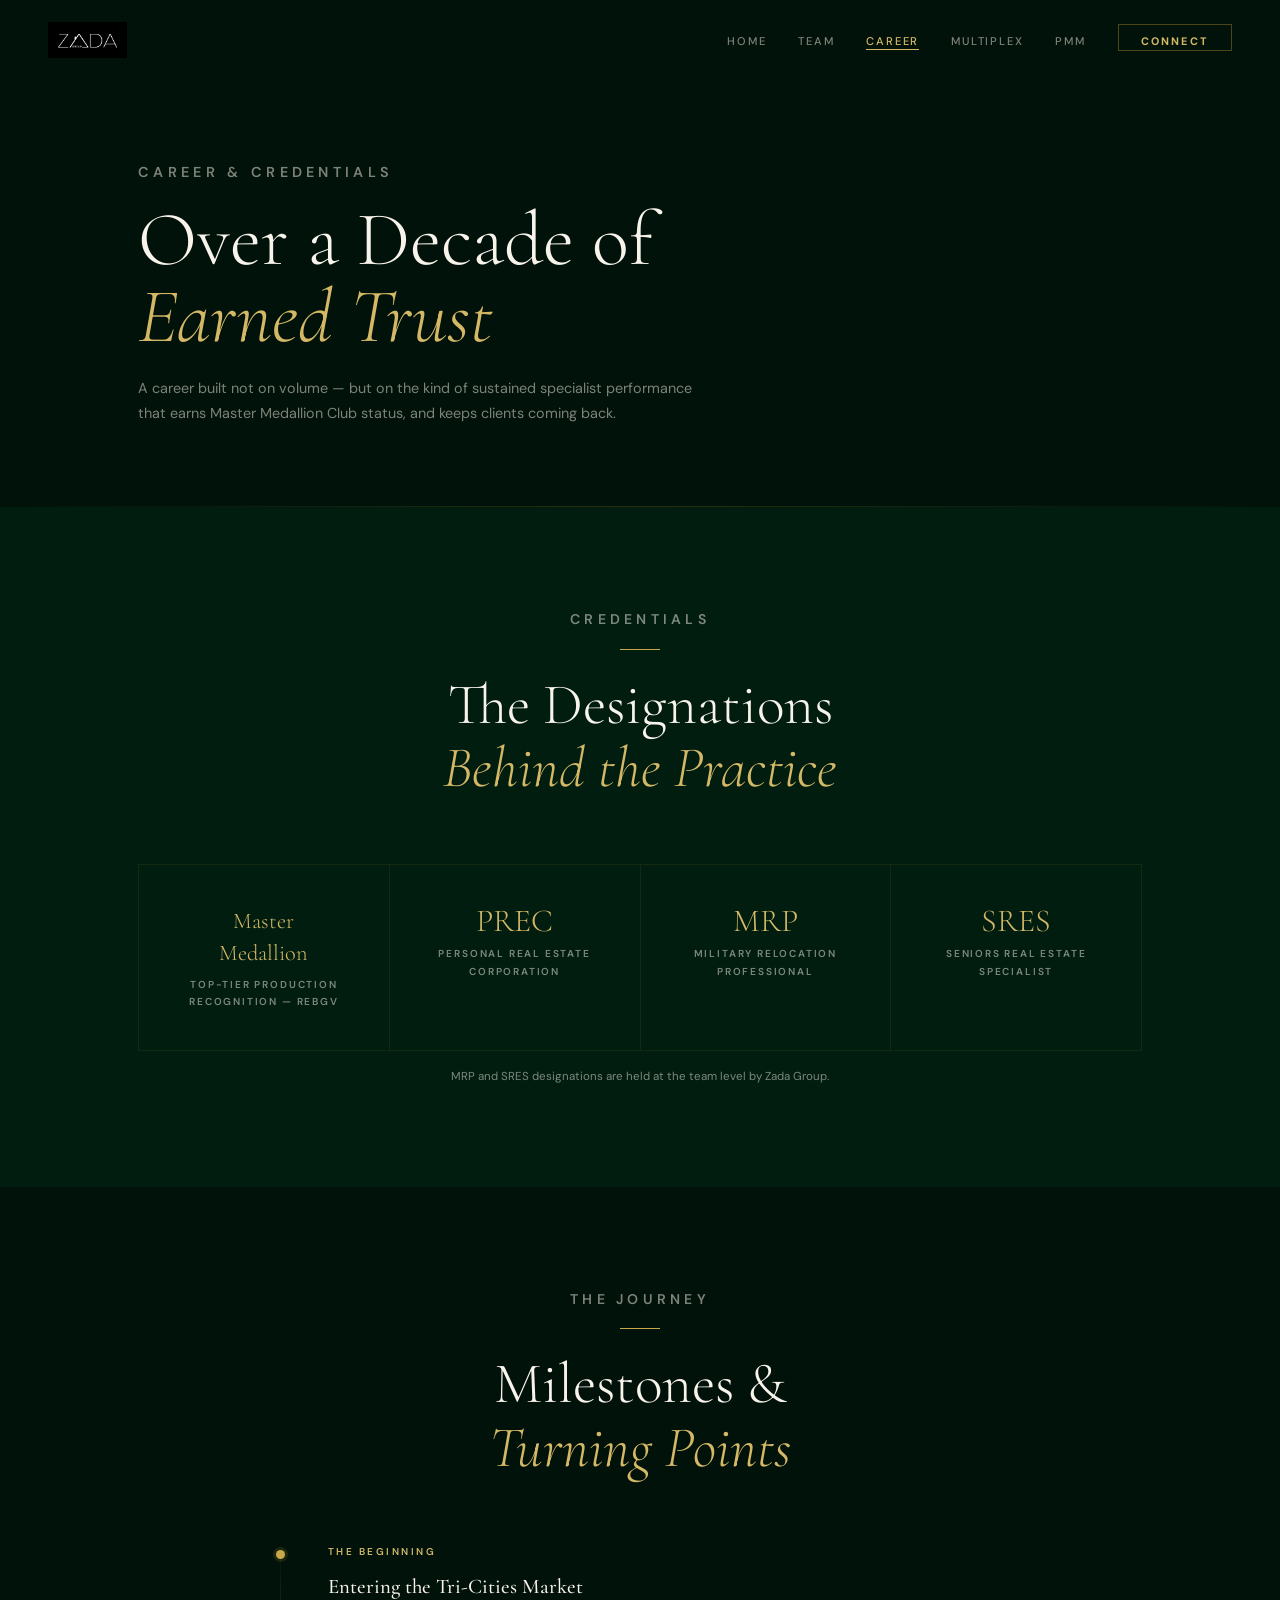
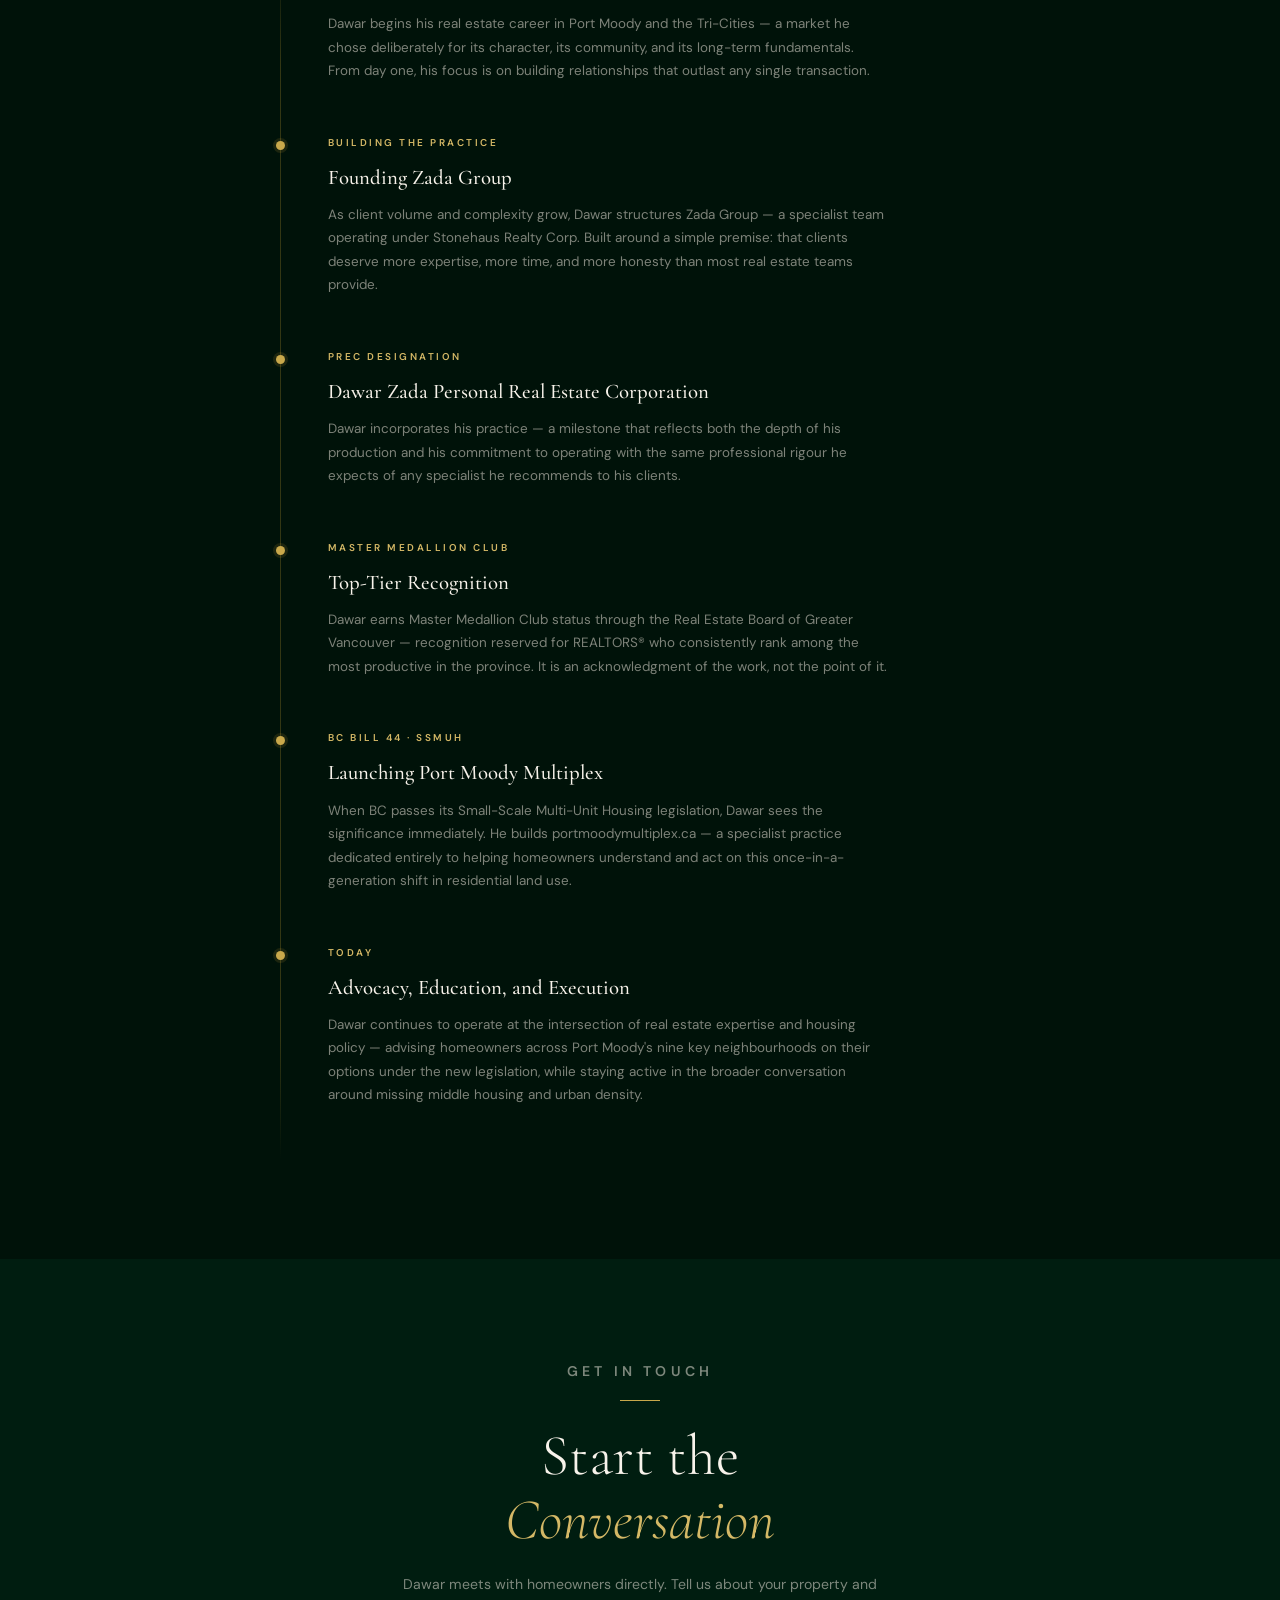
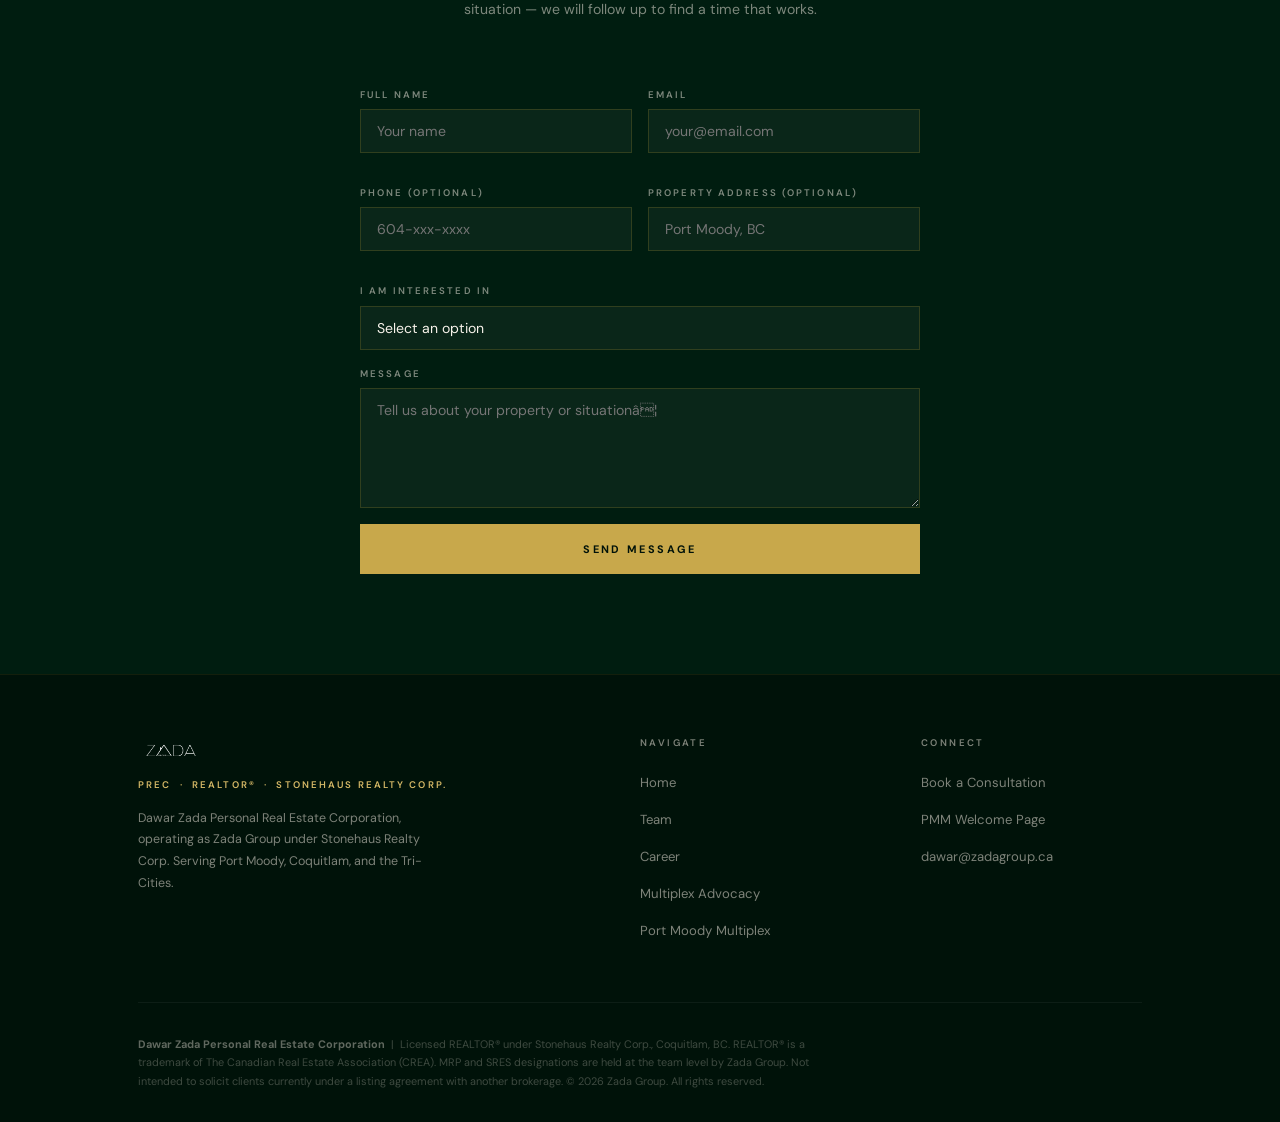
<file: career.html>
<!DOCTYPE html>
<html lang="en">
<head>
  <meta charset="UTF-8">
  <meta name="viewport" content="width=device-width, initial-scale=1.0">
  <title>Career &amp; Credentials | Dawar Zada &nbsp;·&nbsp; dawarzada.ca</title>
  <link rel="canonical" href="https://dawarzada.ca/career.html">
  <link rel="stylesheet" href="css/style.css">
</head>
<body>
  <nav class="site-nav" aria-label="Main navigation">
    <a href="index.html" class="nav-logo">
      <img src="[data-uri]" alt="Zada Group">
    </a>
    <ul class="nav-links">
      <li><a href="index.html">Home</a></li>
      <li><a href="team.html" >Team</a></li>
      <li><a href="career.html" class="active">Career</a></li>
      <li><a href="advocacy.html" >Multiplex</a></li>
      <li><a href="https://portmoodymultiplex.ca" target="_blank" rel="noopener">PMM</a></li>
      <li><a href="career.html#connect" class="nav-cta">Connect</a></li>
    </ul>
    <button class="nav-hamburger" aria-label="Open menu" aria-expanded="false">
      <span></span><span></span><span></span>
    </button>
  </nav>
  <nav class="nav-drawer" aria-label="Mobile navigation">
    <a href="index.html">Home</a>
    <a href="team.html">Team</a>
    <a href="career.html">Career</a>
    <a href="advocacy.html">Multiplex Advocacy</a>
    <a href="https://portmoodymultiplex.ca" target="_blank" rel="noopener">Port Moody Multiplex</a>
    <a href="career.html#connect" class="drawer-cta">Connect with Dawar</a>
  </nav>

  <header class="page-header">
    <div class="container">
      <p class="eyebrow reveal">Career &amp; Credentials</p>
      <h1 class="reveal">Over a Decade of<br><em>Earned Trust</em></h1>
      <p class="reveal">A career built not on volume — but on the kind of sustained specialist performance that earns Master Medallion Club status, and keeps clients coming back.</p>
    </div>
  </header>

    <!-- CAREER PAGE CONTENT -->
  <section class="section-dark">
    <div class="container">
      <div class="editorial-header reveal">
        <p class="eyebrow">Credentials</p>
        <div class="gold-rule-center" style="margin:12px auto 24px;"></div>
        <h2>The Designations<br><em>Behind the Practice</em></h2>
      </div>
      <div class="stats-row reveal">
        <div class="stat-cell"><div class="stat-number" style="font-size:1.4rem;line-height:1.4;">Master<br>Medallion</div><div class="stat-label">Top-Tier Production<br>Recognition — REBGV</div></div>
        <div class="stat-cell"><div class="stat-number" style="font-size:2rem;">PREC</div><div class="stat-label">Personal Real Estate<br>Corporation</div></div>
        <div class="stat-cell"><div class="stat-number" style="font-size:2rem;">MRP</div><div class="stat-label">Military Relocation<br>Professional</div></div>
        <div class="stat-cell"><div class="stat-number" style="font-size:2rem;">SRES</div><div class="stat-label">Seniors Real Estate<br>Specialist</div></div>
      </div>
      <div style="margin-top:16px;text-align:center;" class="reveal">
        <p style="font-size:0.72rem;color:var(--text-muted-dark);">MRP and SRES designations are held at the team level by Zada Group.</p>
      </div>
    </div>
  </section>
  <section class="section-deeper">
    <div class="container">
      <div class="editorial-header reveal">
        <p class="eyebrow">The Journey</p>
        <div class="gold-rule-center" style="margin:12px auto 24px;"></div>
        <h2>Milestones &amp;<br><em>Turning Points</em></h2>
      </div>
      <div class="container-narrow" style="padding:0;">
        <div class="timeline reveal">
          <div class="timeline-item">
            <div class="timeline-year">The Beginning</div>
            <h3>Entering the Tri-Cities Market</h3>
            <p>Dawar begins his real estate career in Port Moody and the Tri-Cities — a market he chose deliberately for its character, its community, and its long-term fundamentals. From day one, his focus is on building relationships that outlast any single transaction.</p>
          </div>
          <div class="timeline-item">
            <div class="timeline-year">Building the Practice</div>
            <h3>Founding Zada Group</h3>
            <p>As client volume and complexity grow, Dawar structures Zada Group — a specialist team operating under Stonehaus Realty Corp. Built around a simple premise: that clients deserve more expertise, more time, and more honesty than most real estate teams provide.</p>
          </div>
          <div class="timeline-item">
            <div class="timeline-year">PREC Designation</div>
            <h3>Dawar Zada Personal Real Estate Corporation</h3>
            <p>Dawar incorporates his practice — a milestone that reflects both the depth of his production and his commitment to operating with the same professional rigour he expects of any specialist he recommends to his clients.</p>
          </div>
          <div class="timeline-item">
            <div class="timeline-year">Master Medallion Club</div>
            <h3>Top-Tier Recognition</h3>
            <p>Dawar earns Master Medallion Club status through the Real Estate Board of Greater Vancouver — recognition reserved for REALTORS® who consistently rank among the most productive in the province. It is an acknowledgment of the work, not the point of it.</p>
          </div>
          <div class="timeline-item">
            <div class="timeline-year">BC Bill 44 · SSMUH</div>
            <h3>Launching Port Moody Multiplex</h3>
            <p>When BC passes its Small-Scale Multi-Unit Housing legislation, Dawar sees the significance immediately. He builds portmoodymultiplex.ca — a specialist practice dedicated entirely to helping homeowners understand and act on this once-in-a-generation shift in residential land use.</p>
          </div>
          <div class="timeline-item">
            <div class="timeline-year">Today</div>
            <h3>Advocacy, Education, and Execution</h3>
            <p>Dawar continues to operate at the intersection of real estate expertise and housing policy — advising homeowners across Port Moody&apos;s nine key neighbourhoods on their options under the new legislation, while staying active in the broader conversation around missing middle housing and urban density.</p>
          </div>
        </div>
      </div>
    </div>
  </section>
  <section id="connect" class="section-dark">
    <div class="container">
      <div class="editorial-header reveal">
        <p class="eyebrow">Get in Touch</p>
        <div class="gold-rule-center" style="margin:12px auto 24px;"></div>
        <h2>Start the<br><em>Conversation</em></h2>
        <p>Dawar meets with homeowners directly. Tell us about your property and situation — we will follow up to find a time that works.</p>
      </div>
      <form name="dawar-contact" netlify netlify-honeypot="bot-field" hidden>
        <input type="text" name="name"><input type="email" name="email"><input type="tel" name="phone">
        <input type="text" name="address"><select name="interest"></select><textarea name="message"></textarea>
      </form>
      <div class="connect-form reveal">
        <div id="form-success" class="form-success"><p>Thank you &mdash; Dawar will be in touch shortly.</p></div>
        <div id="form-wrap">
          <div class="form-row">
            <div class="form-field"><label for="name">Full Name</label><input type="text" id="name" name="name" placeholder="Your name" autocomplete="name"></div>
            <div class="form-field"><label for="email">Email</label><input type="email" id="email" name="email" placeholder="your@email.com" autocomplete="email"></div>
          </div>
          <div class="form-row">
            <div class="form-field"><label for="phone">Phone (optional)</label><input type="tel" id="phone" name="phone" placeholder="604-xxx-xxxx" autocomplete="tel"></div>
            <div class="form-field"><label for="address">Property Address (optional)</label><input type="text" id="address" name="address" placeholder="Port Moody, BC"></div>
          </div>
          <div class="form-field">
            <label for="interest">I am interested in</label>
            <select id="interest" name="interest">
              <option value="">Select an option</option>
              <option value="multiplex-consult">Multiplex / SSMUH consultation</option>
              <option value="sell">Selling my home or lot</option>
              <option value="buy">Buying in Port Moody</option>
              <option value="valuation">Property valuation</option>
              <option value="other">Other</option>
            </select>
          </div>
          <div class="form-field"><label for="message">Message</label><textarea id="message" name="message" placeholder="Tell us about your property or situationâ¦"></textarea></div>
          <button type="button" class="btn-primary" id="form-submit" style="width:100%;padding:16px;">Send Message</button>
        </div>
      </div>
    </div>
  </section>
  <script>
    document.getElementById("form-submit").addEventListener("click", async function(){
      var name=document.getElementById("name").value.trim(),email=document.getElementById("email").value.trim();
      if(!name||!email){alert("Please enter your name and email address.");return;}
      var btn=this;btn.textContent="Sendingâ¦";btn.disabled=true;
      var body=new URLSearchParams({"form-name":"dawar-contact",name:name,email:email,phone:document.getElementById("phone").value,address:document.getElementById("address").value,interest:document.getElementById("interest").value,message:document.getElementById("message").value});
      try{
        var res=await fetch("/",{method:"POST",headers:{"Content-Type":"application/x-www-form-urlencoded"},body:body.toString()});
        if(res.ok){document.getElementById("form-wrap").style.display="none";document.getElementById("form-success").style.display="block";}
        else throw new Error();
      }catch(e){btn.textContent="Send Message";btn.disabled=false;alert("Something went wrong. Please try again.");}
    });
  </script>

  <footer class="site-footer">
    <div class="container">
      <div class="footer-top">
        <div>
          <div class="footer-logo">
            <img src="[data-uri]" alt="Zada Group">
          </div>
          <div class="footer-brand-sub">PREC &nbsp;·&nbsp; REALTOR® &nbsp;·&nbsp; Stonehaus Realty Corp.</div>
          <p class="footer-desc">Dawar Zada Personal Real Estate Corporation, operating as Zada Group under Stonehaus Realty Corp. Serving Port Moody, Coquitlam, and the Tri-Cities.</p>
        </div>
        <div class="footer-col">
          <h4>Navigate</h4>
          <ul>
            <li><a href="index.html">Home</a></li>
            <li><a href="team.html">Team</a></li>
            <li><a href="career.html">Career</a></li>
            <li><a href="advocacy.html">Multiplex Advocacy</a></li>
            <li><a href="https://portmoodymultiplex.ca" target="_blank" rel="noopener">Port Moody Multiplex</a></li>
          </ul>
        </div>
        <div class="footer-col">
          <h4>Connect</h4>
          <ul>
            <li><a href="career.html#connect">Book a Consultation</a></li>
            <li><a href="https://portmoodymultiplex.ca/welcome" target="_blank" rel="noopener">PMM Welcome Page</a></li>
            <li><a data-email="dawar|zadagroup.ca" href="#"></a></li>
          </ul>
        </div>
      </div>
      <div class="footer-bottom">
        <p class="footer-legal">
          <strong>Dawar Zada Personal Real Estate Corporation</strong> &nbsp;|&nbsp; Licensed REALTOR® under Stonehaus Realty Corp., Coquitlam, BC. REALTOR® is a trademark of The Canadian Real Estate Association (CREA). MRP and SRES designations are held at the team level by Zada Group. Not intended to solicit clients currently under a listing agreement with another brokerage. &copy; <span id="footer-year"></span> Zada Group. All rights reserved.
        </p>
      </div>
    </div>
  </footer>
  <script src="js/nav.js"></script>
  <script>document.getElementById('footer-year').textContent = new Date().getFullYear();</script>
</body>
</html>
</file>
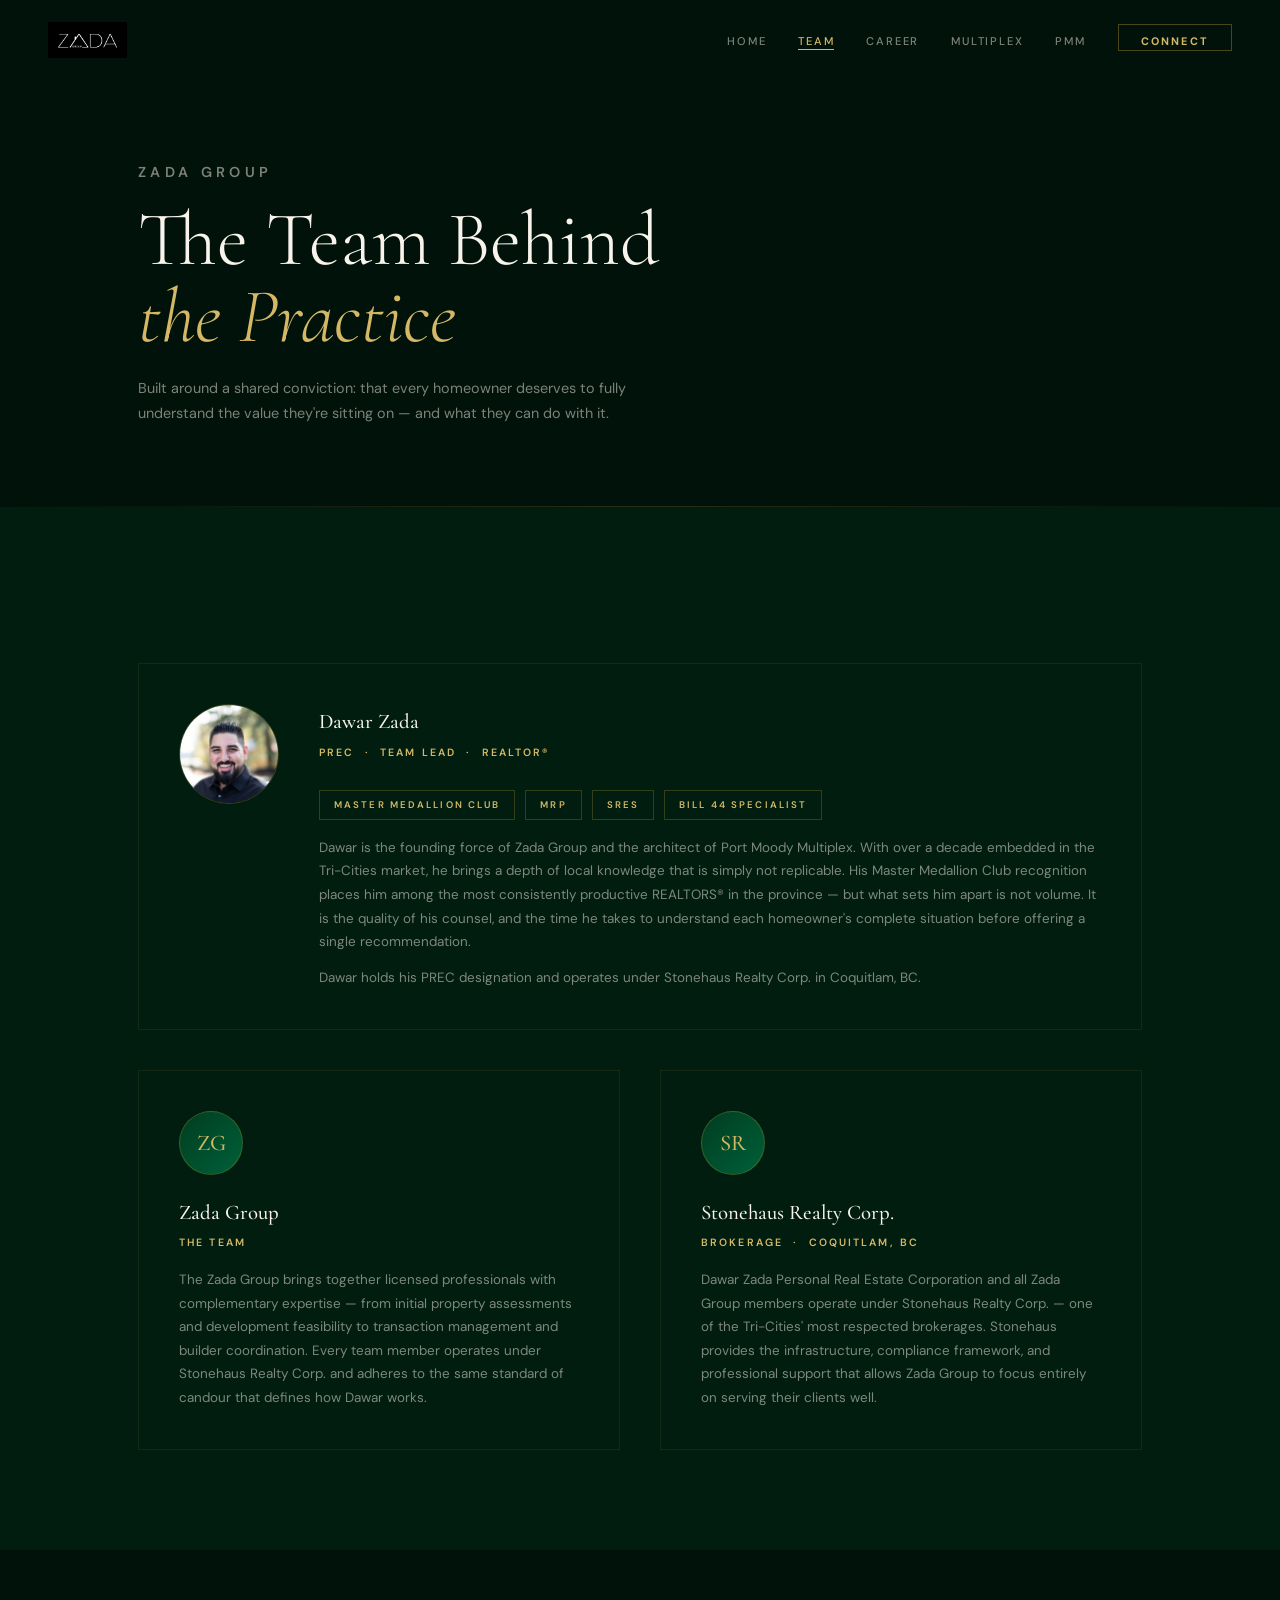
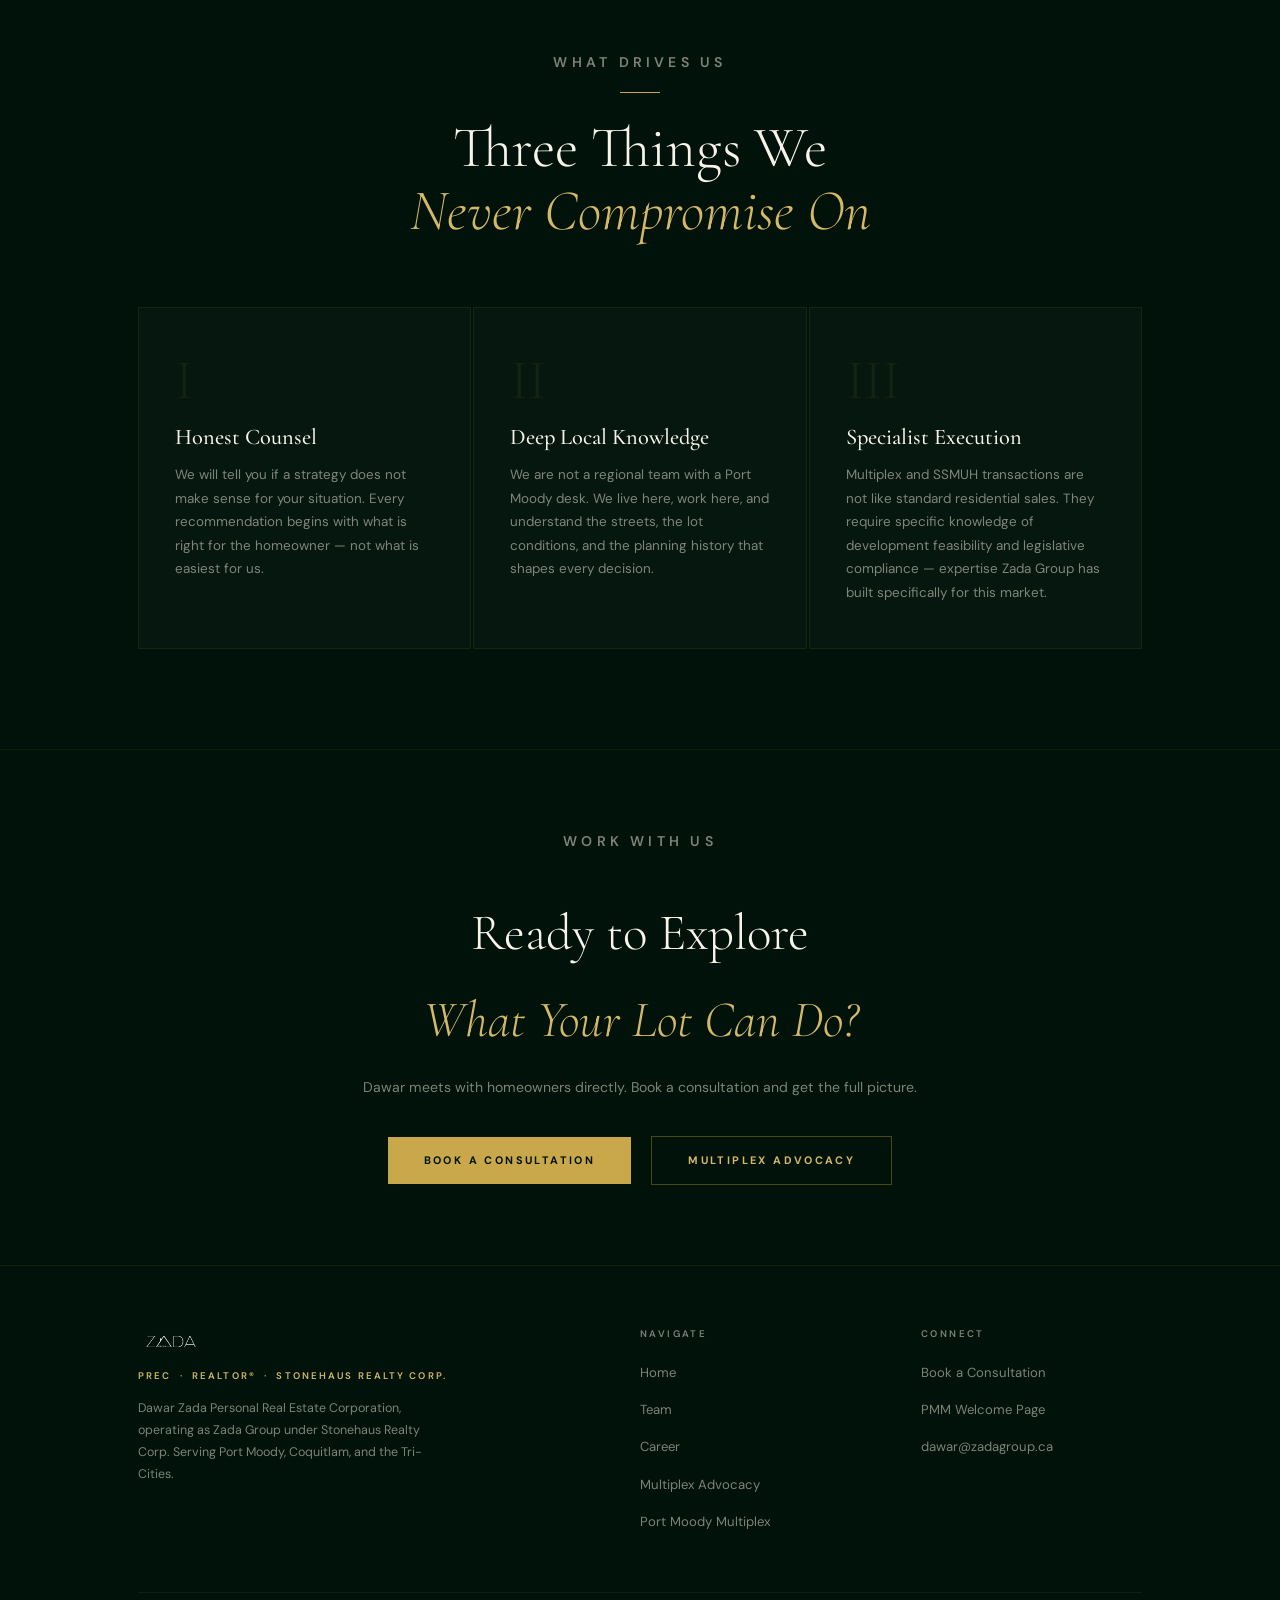
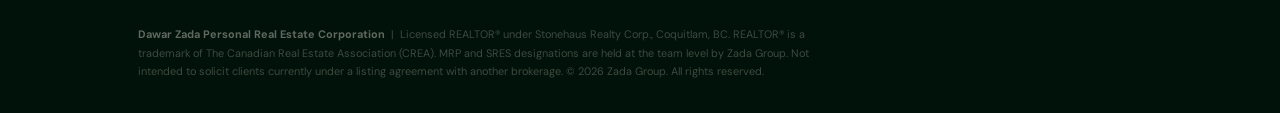
<file: team.html>
<!DOCTYPE html>
<html lang="en">
<head>
  <meta charset="UTF-8">
  <meta name="viewport" content="width=device-width, initial-scale=1.0">
  <title>Team | Zada Group &nbsp;·&nbsp; dawarzada.ca</title>
  <link rel="canonical" href="https://dawarzada.ca/team.html">
  <link rel="stylesheet" href="css/style.css">
</head>
<body>
  <nav class="site-nav" aria-label="Main navigation">
    <a href="index.html" class="nav-logo">
      <img src="[data-uri]" alt="Zada Group">
    </a>
    <ul class="nav-links">
      <li><a href="index.html">Home</a></li>
      <li><a href="team.html" class="active">Team</a></li>
      <li><a href="career.html" >Career</a></li>
      <li><a href="advocacy.html" >Multiplex</a></li>
      <li><a href="https://portmoodymultiplex.ca" target="_blank" rel="noopener">PMM</a></li>
      <li><a href="career.html#connect" class="nav-cta">Connect</a></li>
    </ul>
    <button class="nav-hamburger" aria-label="Open menu" aria-expanded="false">
      <span></span><span></span><span></span>
    </button>
  </nav>
  <nav class="nav-drawer" aria-label="Mobile navigation">
    <a href="index.html">Home</a>
    <a href="team.html">Team</a>
    <a href="career.html">Career</a>
    <a href="advocacy.html">Multiplex Advocacy</a>
    <a href="https://portmoodymultiplex.ca" target="_blank" rel="noopener">Port Moody Multiplex</a>
    <a href="career.html#connect" class="drawer-cta">Connect with Dawar</a>
  </nav>

  <header class="page-header">
    <div class="container">
      <p class="eyebrow reveal">Zada Group</p>
      <h1 class="reveal">The Team Behind<br><em>the Practice</em></h1>
      <p class="reveal">Built around a shared conviction: that every homeowner deserves to fully understand the value they're sitting on — and what they can do with it.</p>
    </div>
  </header>

    <!-- TEAM PAGE CONTENT -->
  <section class="section-dark">
    <div class="container">
      <div class="team-grid">
        <div class="team-card reveal" style="grid-column:1/-1;display:grid;grid-template-columns:auto 1fr;gap:40px;align-items:start;">
          <div>
            <img src="[data-uri]" alt="Dawar Zada" style="width:100px;height:100px;object-fit:cover;object-position:top;border-radius:50%;border:1px solid rgba(184,150,46,0.3);">
          </div>
          <div>
            <h3>Dawar Zada</h3>
            <div class="role">PREC &nbsp;·&nbsp; Team Lead &nbsp;·&nbsp; REALTOR®</div>
            <div class="credentials-row" style="margin-bottom:16px;">
              <span class="credential-badge">Master Medallion Club</span>
              <span class="credential-badge">MRP</span>
              <span class="credential-badge">SRES</span>
              <span class="credential-badge">Bill 44 Specialist</span>
            </div>
            <p>Dawar is the founding force of Zada Group and the architect of Port Moody Multiplex. With over a decade embedded in the Tri-Cities market, he brings a depth of local knowledge that is simply not replicable. His Master Medallion Club recognition places him among the most consistently productive REALTORS® in the province — but what sets him apart is not volume. It is the quality of his counsel, and the time he takes to understand each homeowner's complete situation before offering a single recommendation.</p>
            <p style="margin-top:12px;">Dawar holds his PREC designation and operates under Stonehaus Realty Corp. in Coquitlam, BC.</p>
          </div>
        </div>
        <div class="team-card reveal">
          <div class="team-card-avatar">ZG</div>
          <h3>Zada Group</h3>
          <div class="role">The Team</div>
          <p>The Zada Group brings together licensed professionals with complementary expertise — from initial property assessments and development feasibility to transaction management and builder coordination. Every team member operates under Stonehaus Realty Corp. and adheres to the same standard of candour that defines how Dawar works.</p>
        </div>
        <div class="team-card reveal" style="transition-delay:0.1s;">
          <div class="team-card-avatar">SR</div>
          <h3>Stonehaus Realty Corp.</h3>
          <div class="role">Brokerage &nbsp;·&nbsp; Coquitlam, BC</div>
          <p>Dawar Zada Personal Real Estate Corporation and all Zada Group members operate under Stonehaus Realty Corp. — one of the Tri-Cities' most respected brokerages. Stonehaus provides the infrastructure, compliance framework, and professional support that allows Zada Group to focus entirely on serving their clients well.</p>
        </div>
      </div>
    </div>
  </section>
  <section class="section-deeper">
    <div class="container">
      <div class="editorial-header reveal">
        <p class="eyebrow">What Drives Us</p>
        <div class="gold-rule-center" style="margin:12px auto 24px;"></div>
        <h2>Three Things We<br><em>Never Compromise On</em></h2>
      </div>
      <div class="pillars-grid">
        <div class="pillar-card reveal"><div class="pillar-number">I</div><h3>Honest Counsel</h3><p>We will tell you if a strategy does not make sense for your situation. Every recommendation begins with what is right for the homeowner — not what is easiest for us.</p></div>
        <div class="pillar-card reveal" style="transition-delay:0.1s;"><div class="pillar-number">II</div><h3>Deep Local Knowledge</h3><p>We are not a regional team with a Port Moody desk. We live here, work here, and understand the streets, the lot conditions, and the planning history that shapes every decision.</p></div>
        <div class="pillar-card reveal" style="transition-delay:0.2s;"><div class="pillar-number">III</div><h3>Specialist Execution</h3><p>Multiplex and SSMUH transactions are not like standard residential sales. They require specific knowledge of development feasibility and legislative compliance — expertise Zada Group has built specifically for this market.</p></div>
      </div>
    </div>
  </section>
  <section class="cta-banner">
    <div class="container-narrow">
      <p class="eyebrow reveal" style="text-align:center;">Work With Us</p>
      <h2 class="reveal">Ready to Explore<br><em>What Your Lot Can Do?</em></h2>
      <p class="reveal">Dawar meets with homeowners directly. Book a consultation and get the full picture.</p>
      <div class="reveal">
        <a href="career.html#connect" class="btn-primary">Book a Consultation</a>
        <a href="advocacy.html" class="btn-outline">Multiplex Advocacy</a>
      </div>
    </div>
  </section>

  <footer class="site-footer">
    <div class="container">
      <div class="footer-top">
        <div>
          <div class="footer-logo">
            <img src="[data-uri]" alt="Zada Group">
          </div>
          <div class="footer-brand-sub">PREC &nbsp;·&nbsp; REALTOR® &nbsp;·&nbsp; Stonehaus Realty Corp.</div>
          <p class="footer-desc">Dawar Zada Personal Real Estate Corporation, operating as Zada Group under Stonehaus Realty Corp. Serving Port Moody, Coquitlam, and the Tri-Cities.</p>
        </div>
        <div class="footer-col">
          <h4>Navigate</h4>
          <ul>
            <li><a href="index.html">Home</a></li>
            <li><a href="team.html">Team</a></li>
            <li><a href="career.html">Career</a></li>
            <li><a href="advocacy.html">Multiplex Advocacy</a></li>
            <li><a href="https://portmoodymultiplex.ca" target="_blank" rel="noopener">Port Moody Multiplex</a></li>
          </ul>
        </div>
        <div class="footer-col">
          <h4>Connect</h4>
          <ul>
            <li><a href="career.html#connect">Book a Consultation</a></li>
            <li><a href="https://portmoodymultiplex.ca/welcome" target="_blank" rel="noopener">PMM Welcome Page</a></li>
            <li><a data-email="dawar|zadagroup.ca" href="#"></a></li>
          </ul>
        </div>
      </div>
      <div class="footer-bottom">
        <p class="footer-legal">
          <strong>Dawar Zada Personal Real Estate Corporation</strong> &nbsp;|&nbsp; Licensed REALTOR® under Stonehaus Realty Corp., Coquitlam, BC. REALTOR® is a trademark of The Canadian Real Estate Association (CREA). MRP and SRES designations are held at the team level by Zada Group. Not intended to solicit clients currently under a listing agreement with another brokerage. &copy; <span id="footer-year"></span> Zada Group. All rights reserved.
        </p>
      </div>
    </div>
  </footer>
  <script src="js/nav.js"></script>
  <script>document.getElementById('footer-year').textContent = new Date().getFullYear();</script>
</body>
</html>
</file>
<file: css/style.css>
@import url('https://fonts.googleapis.com/css2?family=Cormorant+Garamond:ital,wght@0,300;0,400;0,500;0,600;0,700;1,300;1,400;1,500&family=DM+Sans:ital,opsz,wght@0,9..40,300;0,9..40,400;0,9..40,500;0,9..40,600;1,9..40,300;1,9..40,400&display=swap');

:root {
  --green-950: #001209;
  --green-900: #001D10;
  --green-800: #002E18;
  --green-700: #003D20;
  --green-600: #004D28;
  --green-500: #006039;
  --gold-500: #B8962E;
  --gold-400: #C8A84B;
  --gold-300: #D4B866;
  --gold-200: #E4D099;
  --gold-100: #F0E5C4;
  --cream-900: #E8E0D0;
  --cream-800: #F0EAE0;
  --cream: #F8F3EB;
  --ivory: #FDFAF5;
  --white: #FFFFFF;
  --charcoal: #1A1A1A;
  --text-on-dark: rgba(240,234,224,0.88);
  --text-muted-dark: rgba(240,234,224,0.52);
  --font-display: 'Cormorant Garamond', Georgia, serif;
  --font-body: 'DM Sans', system-ui, sans-serif;
  --container: 1100px;
  --container-narrow: 720px;
  --ease-out: cubic-bezier(0.16,1,0.3,1);
}

*,*::before,*::after{box-sizing:border-box;margin:0;padding:0;}
html{scroll-behavior:smooth;-webkit-font-smoothing:antialiased;}
body{font-family:var(--font-body);background:var(--green-900);color:var(--text-on-dark);line-height:1.7;font-size:16px;overflow-x:hidden;}
img{display:block;max-width:100%;}
a{color:inherit;text-decoration:none;}
button{cursor:pointer;background:none;border:none;font:inherit;}

/* ---- NAV ---- */
.site-nav{
  position:fixed;top:0;left:0;right:0;z-index:100;
  padding:0 48px;
  display:flex;align-items:center;justify-content:space-between;
  height:80px;
  transition:background 0.4s var(--ease-out),border-color 0.4s;
  border-bottom:1px solid transparent;
}
.site-nav.scrolled{
  background:rgba(0,18,9,0.97);
  border-bottom-color:rgba(184,150,46,0.15);
  backdrop-filter:blur(16px);
}
.nav-logo img{
  height:36px;width:auto;
  mix-blend-mode:screen;
  filter:brightness(1.1);
}
.nav-links{display:flex;gap:32px;align-items:center;list-style:none;}
.nav-links a{
  font-family:var(--font-body);font-size:0.7rem;font-weight:500;
  letter-spacing:0.16em;text-transform:uppercase;
  color:var(--text-muted-dark);
  transition:color 0.25s;
  position:relative;padding-bottom:2px;
}
.nav-links a::after{
  content:'';position:absolute;bottom:0;left:0;right:0;
  height:1px;background:var(--gold-300);
  transform:scaleX(0);transform-origin:left;
  transition:transform 0.3s var(--ease-out);
}
.nav-links a:hover,.nav-links a.active{color:var(--gold-300);}
.nav-links a:hover::after,.nav-links a.active::after{transform:scaleX(1);}
.nav-cta{
  font-size:0.68rem !important;font-weight:700 !important;
  letter-spacing:0.2em !important;
  color:var(--gold-300) !important;
  border:1px solid rgba(184,150,46,0.4);
  padding:9px 22px;
  transition:background 0.25s,border-color 0.25s !important;
}
.nav-cta:hover{background:rgba(184,150,46,0.1);border-color:var(--gold-400);}
.nav-cta::after{display:none !important;}
.nav-hamburger{display:none;flex-direction:column;gap:5px;padding:4px;}
.nav-hamburger span{display:block;width:24px;height:1.5px;background:var(--cream-900);transition:transform 0.3s,opacity 0.3s;}
.nav-drawer{
  display:none;position:fixed;top:80px;left:0;right:0;
  background:rgba(0,18,9,0.98);backdrop-filter:blur(20px);
  padding:36px 48px 56px;
  border-top:1px solid rgba(184,150,46,0.15);
  z-index:99;flex-direction:column;gap:28px;
}
.nav-drawer a{font-family:var(--font-display);font-size:1.7rem;font-weight:400;color:var(--cream-800);transition:color 0.2s;}
.nav-drawer a:hover{color:var(--gold-300);}
.nav-drawer .drawer-cta{font-size:0.72rem;font-family:var(--font-body);font-weight:700;letter-spacing:0.2em;text-transform:uppercase;color:var(--gold-300);border:1px solid rgba(184,150,46,0.4);padding:14px 28px;display:inline-block;width:fit-content;margin-top:8px;}

/* ---- UTILS ---- */
.container{max-width:var(--container);margin:0 auto;padding:0 48px;}
.container-narrow{max-width:var(--container-narrow);margin:0 auto;padding:0 48px;}
.eyebrow{font-family:var(--font-body);font-size:0.62rem;font-weight:600;letter-spacing:0.3em;text-transform:uppercase;color:var(--gold-300);}
.gold-rule-center{width:40px;height:1px;background:var(--gold-400);margin:0 auto;}
.section-dark{background:var(--green-900);padding:100px 0;}
.section-deeper{background:var(--green-950);padding:100px 0;}
.section-mid{background:var(--green-800);padding:100px 0;}

/* ---- VIDEO HERO ---- */
.video-hero{
  position:relative;height:100svh;overflow:hidden;
  background:var(--green-950);
  display:flex;align-items:flex-end;
}
.video-wrap{
  position:absolute;inset:0;overflow:hidden;
}
.video-wrap iframe{
  position:absolute;
  /* crop bottom ~14% to hide like/subscribe bar */
  top:50%;left:50%;
  transform:translate(-50%, calc(-50% - 7%));
  width:177.78vh;
  height:calc(177.78vw + 14%);
  min-width:100%;
  min-height:115%;
  pointer-events:none;
  border:none;
}
/* additional bottom mask */
.video-wrap::after{
  content:'';
  position:absolute;
  bottom:0;left:0;right:0;
  height:18%;
  background:var(--green-950);
  z-index:1;
}
.video-overlay{
  position:absolute;inset:0;
  background:linear-gradient(
    to bottom,
    rgba(0,18,9,0.3) 0%,
    rgba(0,18,9,0.05) 35%,
    rgba(0,18,9,0.6) 75%,
    rgba(0,18,9,1) 100%
  );
  z-index:2;
}
.video-hero-content{
  position:relative;z-index:3;
  padding-bottom:80px;width:100%;
}
.hero-logos{display:flex;align-items:center;gap:28px;margin-bottom:36px;}
.hero-logos .zada-logo{height:34px;width:auto;mix-blend-mode:screen;filter:brightness(1.1);}
.hero-logos .divider{width:1px;height:26px;background:rgba(184,150,46,0.3);}
.hero-logos .pmm-logo{height:26px;width:auto;mix-blend-mode:screen;filter:brightness(1.15);}
.hero-headline{
  font-family:var(--font-display);
  font-size:clamp(4.5rem,10vw,10rem);
  font-weight:300;line-height:0.9;
  letter-spacing:-0.01em;color:var(--cream);
  margin-bottom:28px;
}
.hero-headline em{font-style:italic;color:var(--gold-300);}
.hero-sub{
  font-size:0.75rem;font-weight:400;letter-spacing:0.06em;
  color:var(--text-muted-dark);
  margin-bottom:48px;max-width:460px;line-height:1.8;
}
.hero-scroll-hint{
  display:flex;align-items:center;gap:14px;
  font-size:0.6rem;font-weight:600;letter-spacing:0.28em;text-transform:uppercase;
  color:var(--text-muted-dark);
}
.scroll-line{width:48px;height:1px;background:rgba(240,234,224,0.2);position:relative;overflow:hidden;}
.scroll-line::after{content:'';position:absolute;left:-100%;top:0;width:100%;height:100%;background:var(--gold-300);animation:scrollAnim 2.4s ease-in-out infinite;}
@keyframes scrollAnim{0%{left:-100%;}50%{left:100%;}100%{left:100%;}}

/* ---- INTRO SPLIT ---- */
.intro-split{display:grid;grid-template-columns:1fr 1fr;gap:80px;align-items:center;padding:100px 0;}
.intro-photo-wrap{position:relative;}
.intro-photo{width:100%;aspect-ratio:3/4;object-fit:cover;object-position:top center;filter:grayscale(10%) contrast(1.05);}
.intro-photo-frame{position:absolute;inset:-12px -12px 12px 12px;border:1px solid rgba(184,150,46,0.22);pointer-events:none;z-index:-1;}
.intro-photo-caption{margin-top:14px;font-size:0.6rem;font-weight:600;letter-spacing:0.22em;text-transform:uppercase;color:var(--text-muted-dark);}
.intro-text .eyebrow{margin-bottom:16px;}
.intro-text h2{font-family:var(--font-display);font-size:clamp(2.2rem,4vw,3.4rem);font-weight:300;line-height:1.1;color:var(--cream);margin-bottom:28px;}
.intro-text h2 em{font-style:italic;color:var(--gold-300);}
.intro-text p{font-size:0.9rem;line-height:1.88;color:var(--text-muted-dark);margin-bottom:1.3em;}
.intro-text p:first-of-type::first-letter{font-family:var(--font-display);font-size:4rem;font-weight:500;line-height:0.75;float:left;margin-right:8px;margin-top:4px;color:var(--gold-300);}

/* ---- RECORD SALES ---- */
.sales-band{background:var(--green-950);border-top:1px solid rgba(184,150,46,0.1);border-bottom:1px solid rgba(184,150,46,0.1);padding:72px 0;}
.sales-band-header{text-align:center;margin-bottom:48px;}
.sales-band-header h2{font-family:var(--font-display);font-size:clamp(1.8rem,3.5vw,3rem);font-weight:300;color:var(--cream);margin-top:12px;}
.sales-band-header h2 em{font-style:italic;color:var(--gold-300);}
.sales-band-header p{font-size:0.85rem;color:var(--text-muted-dark);max-width:560px;margin:12px auto 0;line-height:1.8;}
.sales-grid{display:grid;grid-template-columns:repeat(4,1fr);border-left:1px solid rgba(184,150,46,0.1);border-top:1px solid rgba(184,150,46,0.1);}
.sale-cell{padding:36px 28px;border-right:1px solid rgba(184,150,46,0.1);border-bottom:1px solid rgba(184,150,46,0.1);transition:background 0.3s;}
.sale-cell:hover{background:rgba(255,255,255,0.025);}
.sale-price{font-family:var(--font-display);font-size:2.1rem;font-weight:300;color:var(--gold-300);line-height:1;margin-bottom:6px;}
.sale-address{font-size:0.78rem;font-weight:500;color:var(--cream-800);margin-bottom:4px;}
.sale-detail{font-size:0.65rem;letter-spacing:0.06em;color:var(--text-muted-dark);}
.sales-disclaimer{margin-top:24px;text-align:center;font-size:0.65rem;color:var(--text-muted-dark);letter-spacing:0.04em;}

/* ---- NOT A TRANSACTION GUY ---- */
.not-transaction{padding:100px 0;background:var(--green-900);}
.not-transaction-inner{display:grid;grid-template-columns:1fr 2fr;gap:80px;align-items:start;}
.not-transaction-label{padding-top:8px;}
.not-transaction-label .big-roman{font-family:var(--font-display);font-size:8rem;font-weight:300;line-height:1;color:rgba(184,150,46,0.08);margin-top:16px;}
.not-transaction-text h2{font-family:var(--font-display);font-size:clamp(2rem,3.5vw,3rem);font-weight:300;color:var(--cream);margin:16px 0 28px;line-height:1.15;}
.not-transaction-text h2 em{font-style:italic;color:var(--gold-300);}
.not-transaction-text p{font-size:0.9rem;line-height:1.88;color:var(--text-muted-dark);margin-bottom:1.3em;}

/* ---- PULL QUOTE ---- */
.pull-quote{text-align:center;padding:80px 0;position:relative;}
.pull-quote::before,.pull-quote::after{content:'';display:block;width:1px;height:48px;background:rgba(184,150,46,0.28);margin:0 auto;}
.pull-quote::before{margin-bottom:48px;}
.pull-quote::after{margin-top:48px;}
.pull-quote blockquote{font-family:var(--font-display);font-size:clamp(1.6rem,3vw,2.6rem);font-weight:300;font-style:italic;line-height:1.3;color:var(--cream);max-width:800px;margin:0 auto;}
.pull-quote blockquote em{color:var(--gold-300);font-style:normal;}
.pull-quote cite{display:block;margin-top:24px;font-family:var(--font-body);font-size:0.62rem;font-weight:600;letter-spacing:0.25em;text-transform:uppercase;color:var(--text-muted-dark);font-style:normal;}

/* ---- THREE PATHS ---- */
.pillars-grid{display:grid;grid-template-columns:repeat(3,1fr);gap:2px;margin-top:56px;}
.pillar-card{background:rgba(255,255,255,0.02);border:1px solid rgba(184,150,46,0.1);padding:44px 36px;position:relative;overflow:hidden;transition:border-color 0.3s,background 0.3s;}
.pillar-card:hover{border-color:rgba(184,150,46,0.3);background:rgba(255,255,255,0.04);}
.pillar-card::before{content:'';position:absolute;top:0;left:0;right:0;height:2px;background:linear-gradient(90deg,transparent,var(--gold-400),transparent);opacity:0;transition:opacity 0.3s;}
.pillar-card:hover::before{opacity:1;}
.pillar-number{font-family:var(--font-display);font-size:3.5rem;font-weight:300;color:rgba(184,150,46,0.1);line-height:1;margin-bottom:16px;}
.pillar-card h3{font-family:var(--font-display);font-size:1.4rem;font-weight:500;color:var(--cream);margin-bottom:12px;line-height:1.2;}
.pillar-card p{font-size:0.84rem;line-height:1.75;color:var(--text-muted-dark);}

/* ---- EDITORIAL HEADER ---- */
.editorial-header{text-align:center;margin-bottom:64px;}
.editorial-header .eyebrow{margin-bottom:16px;}
.editorial-header h2{font-family:var(--font-display);font-size:clamp(2.2rem,4.5vw,3.8rem);font-weight:300;line-height:1.1;color:var(--cream);margin-bottom:20px;}
.editorial-header h2 em{font-style:italic;color:var(--gold-300);}
.editorial-header p{font-size:0.88rem;line-height:1.8;color:var(--text-muted-dark);max-width:520px;margin:0 auto;}

/* ---- PAGE CARDS ---- */
.page-cards{display:grid;grid-template-columns:repeat(3,1fr);gap:2px;margin-top:64px;}
.page-card{display:block;background:rgba(0,45,24,0.5);border:1px solid rgba(184,150,46,0.08);padding:48px 40px;transition:background 0.3s,border-color 0.3s;position:relative;overflow:hidden;}
.page-card::after{content:'→';position:absolute;right:36px;bottom:36px;font-size:1.2rem;color:var(--gold-400);opacity:0;transform:translateX(-8px);transition:opacity 0.25s,transform 0.25s;}
.page-card:hover{background:rgba(0,61,32,0.65);border-color:rgba(184,150,46,0.28);}
.page-card:hover::after{opacity:1;transform:translateX(0);}
.page-card .eyebrow{margin-bottom:14px;}
.page-card h3{font-family:var(--font-display);font-size:1.8rem;font-weight:400;color:var(--cream);line-height:1.1;margin-bottom:12px;}
.page-card p{font-size:0.82rem;line-height:1.7;color:var(--text-muted-dark);}

/* ---- CREDENTIAL BADGES ---- */
.credentials-row{display:flex;flex-wrap:wrap;gap:10px;margin-top:28px;}
.credential-badge{font-size:0.6rem;font-weight:600;letter-spacing:0.22em;text-transform:uppercase;color:var(--gold-300);border:1px solid rgba(184,150,46,0.28);padding:6px 14px;}

/* ---- STATS ROW ---- */
.stats-row{display:grid;grid-template-columns:repeat(4,1fr);border-top:1px solid rgba(184,150,46,0.1);border-left:1px solid rgba(184,150,46,0.1);}
.stat-cell{padding:40px 28px;border-right:1px solid rgba(184,150,46,0.1);border-bottom:1px solid rgba(184,150,46,0.1);text-align:center;}
.stat-number{font-family:var(--font-display);font-size:2.8rem;font-weight:300;color:var(--gold-300);line-height:1;margin-bottom:8px;}
.stat-label{font-size:0.63rem;font-weight:600;letter-spacing:0.18em;text-transform:uppercase;color:var(--text-muted-dark);}

/* ---- TIMELINE ---- */
.timeline{margin-top:56px;position:relative;}
.timeline::before{content:'';position:absolute;left:0;top:0;bottom:0;width:1px;background:linear-gradient(to bottom,transparent,rgba(184,150,46,0.28) 10%,rgba(184,150,46,0.28) 90%,transparent);}
.timeline-item{padding:0 0 52px 48px;position:relative;}
.timeline-item::before{content:'';position:absolute;left:-4px;top:6px;width:9px;height:9px;border-radius:50%;background:var(--gold-400);box-shadow:0 0 0 3px rgba(184,150,46,0.15);}
.timeline-year{font-size:0.62rem;font-weight:600;letter-spacing:0.25em;text-transform:uppercase;color:var(--gold-300);margin-bottom:8px;}
.timeline-item h3{font-family:var(--font-display);font-size:1.3rem;font-weight:500;color:var(--cream);margin-bottom:8px;}
.timeline-item p{font-size:0.84rem;line-height:1.75;color:var(--text-muted-dark);max-width:560px;}

/* ---- ADVOCACY ---- */
.advocacy-feature{display:grid;grid-template-columns:1fr 1fr;gap:80px;align-items:center;padding:80px 0;border-bottom:1px solid rgba(184,150,46,0.08);}
.advocacy-feature:last-child{border-bottom:none;}
.advocacy-feature.reverse{direction:rtl;}
.advocacy-feature.reverse>*{direction:ltr;}
.advocacy-feature-text h3{font-family:var(--font-display);font-size:clamp(1.8rem,2.8vw,2.4rem);font-weight:400;color:var(--cream);line-height:1.15;margin:16px 0 20px;}
.advocacy-feature-text p{font-size:0.88rem;line-height:1.85;color:var(--text-muted-dark);margin-bottom:1.2em;}
.advocacy-feature-visual{background:rgba(0,45,24,0.4);border:1px solid rgba(184,150,46,0.1);padding:48px;min-height:280px;display:flex;align-items:center;justify-content:center;}
.leg-badge{text-align:center;}
.leg-badge .big-text{font-family:var(--font-display);font-size:4rem;font-weight:300;color:var(--gold-300);line-height:1;margin-bottom:8px;}
.leg-badge p{font-size:0.72rem;font-weight:600;letter-spacing:0.2em;text-transform:uppercase;color:var(--text-muted-dark) !important;line-height:1.5 !important;margin:0 !important;}

/* ---- TEAM ---- */
.team-grid{display:grid;grid-template-columns:repeat(2,1fr);gap:40px;margin-top:56px;}
.team-card{border:1px solid rgba(184,150,46,0.1);padding:40px;transition:border-color 0.3s;}
.team-card:hover{border-color:rgba(184,150,46,0.28);}
.team-card-avatar{width:64px;height:64px;border-radius:50%;background:linear-gradient(135deg,var(--green-700),var(--green-500));border:1px solid rgba(184,150,46,0.28);display:flex;align-items:center;justify-content:center;margin-bottom:20px;font-family:var(--font-display);font-size:1.4rem;font-weight:500;color:var(--gold-300);}
.team-card h3{font-family:var(--font-display);font-size:1.3rem;font-weight:500;color:var(--cream);margin-bottom:4px;}
.team-card .role{font-size:0.66rem;font-weight:600;letter-spacing:0.2em;text-transform:uppercase;color:var(--gold-300);margin-bottom:16px;}
.team-card p{font-size:0.84rem;line-height:1.75;color:var(--text-muted-dark);}

/* ---- CTA BANNER ---- */
.cta-banner{padding:80px 0;text-align:center;background:var(--green-950);border-top:1px solid rgba(184,150,46,0.1);}
.cta-banner h2{font-family:var(--font-display);font-size:clamp(2rem,4vw,3.2rem);font-weight:300;color:var(--cream);margin:16px 0 12px;}
.cta-banner h2 em{font-style:italic;color:var(--gold-300);}
.cta-banner p{font-size:0.88rem;color:var(--text-muted-dark);margin-bottom:36px;}
.btn-primary{display:inline-block;font-family:var(--font-body);font-size:0.68rem;font-weight:700;letter-spacing:0.22em;text-transform:uppercase;color:var(--green-950);background:var(--gold-400);padding:14px 36px;transition:background 0.25s;}
.btn-primary:hover{background:var(--gold-300);}
.btn-outline{display:inline-block;font-family:var(--font-body);font-size:0.68rem;font-weight:700;letter-spacing:0.22em;text-transform:uppercase;color:var(--gold-300);border:1px solid rgba(184,150,46,0.4);padding:14px 36px;margin-left:16px;transition:background 0.25s,border-color 0.25s;}
.btn-outline:hover{background:rgba(184,150,46,0.08);border-color:var(--gold-300);}

/* ---- PAGE HEADER ---- */
.page-header{padding:160px 0 80px;background:var(--green-950);position:relative;overflow:hidden;}
.page-header::after{content:'';position:absolute;bottom:0;left:0;right:0;height:1px;background:linear-gradient(90deg,transparent,rgba(184,150,46,0.22),transparent);}
.page-header h1{font-family:var(--font-display);font-size:clamp(3rem,6vw,5.5rem);font-weight:300;line-height:1;color:var(--cream);margin:16px 0 20px;}
.page-header h1 em{font-style:italic;color:var(--gold-300);}
.page-header p{font-size:0.9rem;line-height:1.8;color:var(--text-muted-dark);max-width:560px;}

/* ---- FOOTER ---- */
.site-footer{background:var(--green-950);border-top:1px solid rgba(184,150,46,0.1);padding:60px 0 32px;}
.footer-top{display:grid;grid-template-columns:2fr 1fr 1fr;gap:60px;padding-bottom:48px;margin-bottom:32px;border-bottom:1px solid rgba(255,255,255,0.05);}
.footer-logo img{height:30px;width:auto;mix-blend-mode:screen;margin-bottom:12px;}
.footer-brand-sub{font-size:0.6rem;font-weight:600;letter-spacing:0.22em;text-transform:uppercase;color:var(--gold-300);margin-bottom:14px;}
.footer-desc{font-size:0.78rem;line-height:1.75;color:var(--text-muted-dark);max-width:300px;}
.footer-col h4{font-size:0.6rem;font-weight:600;letter-spacing:0.25em;text-transform:uppercase;color:var(--text-muted-dark);margin-bottom:16px;}
.footer-col ul{list-style:none;}
.footer-col ul li{margin-bottom:10px;}
.footer-col ul a{font-size:0.82rem;color:var(--text-muted-dark);transition:color 0.2s;}
.footer-col ul a:hover{color:var(--gold-300);}
.footer-bottom{display:flex;justify-content:space-between;align-items:flex-start;gap:24px;flex-wrap:wrap;}
.footer-legal{font-size:0.68rem;line-height:1.7;color:rgba(240,234,224,0.26);max-width:700px;}
.footer-legal strong{color:rgba(240,234,224,0.4);}

/* ---- REVEAL ---- */
.reveal{opacity:0;transform:translateY(28px);transition:opacity 0.8s var(--ease-out),transform 0.8s var(--ease-out);}
.js-reveal-ready .reveal.visible{opacity:1;transform:translateY(0);}
body:not(.js-reveal-ready) .reveal{opacity:1;transform:none;}

/* ---- FORM ---- */
.connect-form{max-width:560px;margin:48px auto 0;}
.form-row{display:grid;grid-template-columns:1fr 1fr;gap:16px;margin-bottom:16px;}
.form-field{display:flex;flex-direction:column;gap:6px;margin-bottom:16px;}
.form-field label{font-size:0.6rem;font-weight:600;letter-spacing:0.22em;text-transform:uppercase;color:var(--text-muted-dark);}
.form-field input,.form-field textarea,.form-field select{background:rgba(255,255,255,0.04);border:1px solid rgba(184,150,46,0.22);color:var(--cream);font-family:var(--font-body);font-size:0.88rem;padding:12px 16px;outline:none;transition:border-color 0.25s;-webkit-appearance:none;}
.form-field input:focus,.form-field textarea:focus,.form-field select:focus{border-color:rgba(184,150,46,0.55);}
.form-field textarea{resize:vertical;min-height:120px;}
.form-field select option{background:var(--green-900);}
.form-success{display:none;text-align:center;padding:40px;border:1px solid rgba(184,150,46,0.28);}
.form-success p{font-family:var(--font-display);font-size:1.5rem;font-weight:400;color:var(--gold-300);}

/* ---- RESPONSIVE ---- */
@media(max-width:960px){
  .site-nav{padding:0 24px;}
  .nav-links{display:none;}
  .nav-hamburger{display:flex;}
  .nav-drawer.open{display:flex;}
  .container,.container-narrow{padding:0 24px;}
  .section-dark,.section-deeper,.section-mid{padding:64px 0;}
  .intro-split{grid-template-columns:1fr;gap:40px;}
  .not-transaction-inner{grid-template-columns:1fr;}
  .not-transaction-label .big-roman{display:none;}
  .pillars-grid,.page-cards{grid-template-columns:1fr;}
  .sales-grid{grid-template-columns:repeat(2,1fr);}
  .stats-row{grid-template-columns:repeat(2,1fr);}
  .advocacy-feature{grid-template-columns:1fr;gap:40px;}
  .advocacy-feature.reverse{direction:ltr;}
  .footer-top{grid-template-columns:1fr;gap:32px;}
  .footer-bottom{flex-direction:column;}
  .team-grid{grid-template-columns:1fr;}
  .hero-headline{font-size:clamp(3.5rem,14vw,6rem);}
}
@media(max-width:600px){
  .sales-grid{grid-template-columns:1fr;}
  .stats-row{grid-template-columns:1fr 1fr;}
  .form-row{grid-template-columns:1fr;}
  .btn-outline{margin-left:0;margin-top:12px;display:block;text-align:center;}
}
</file>
